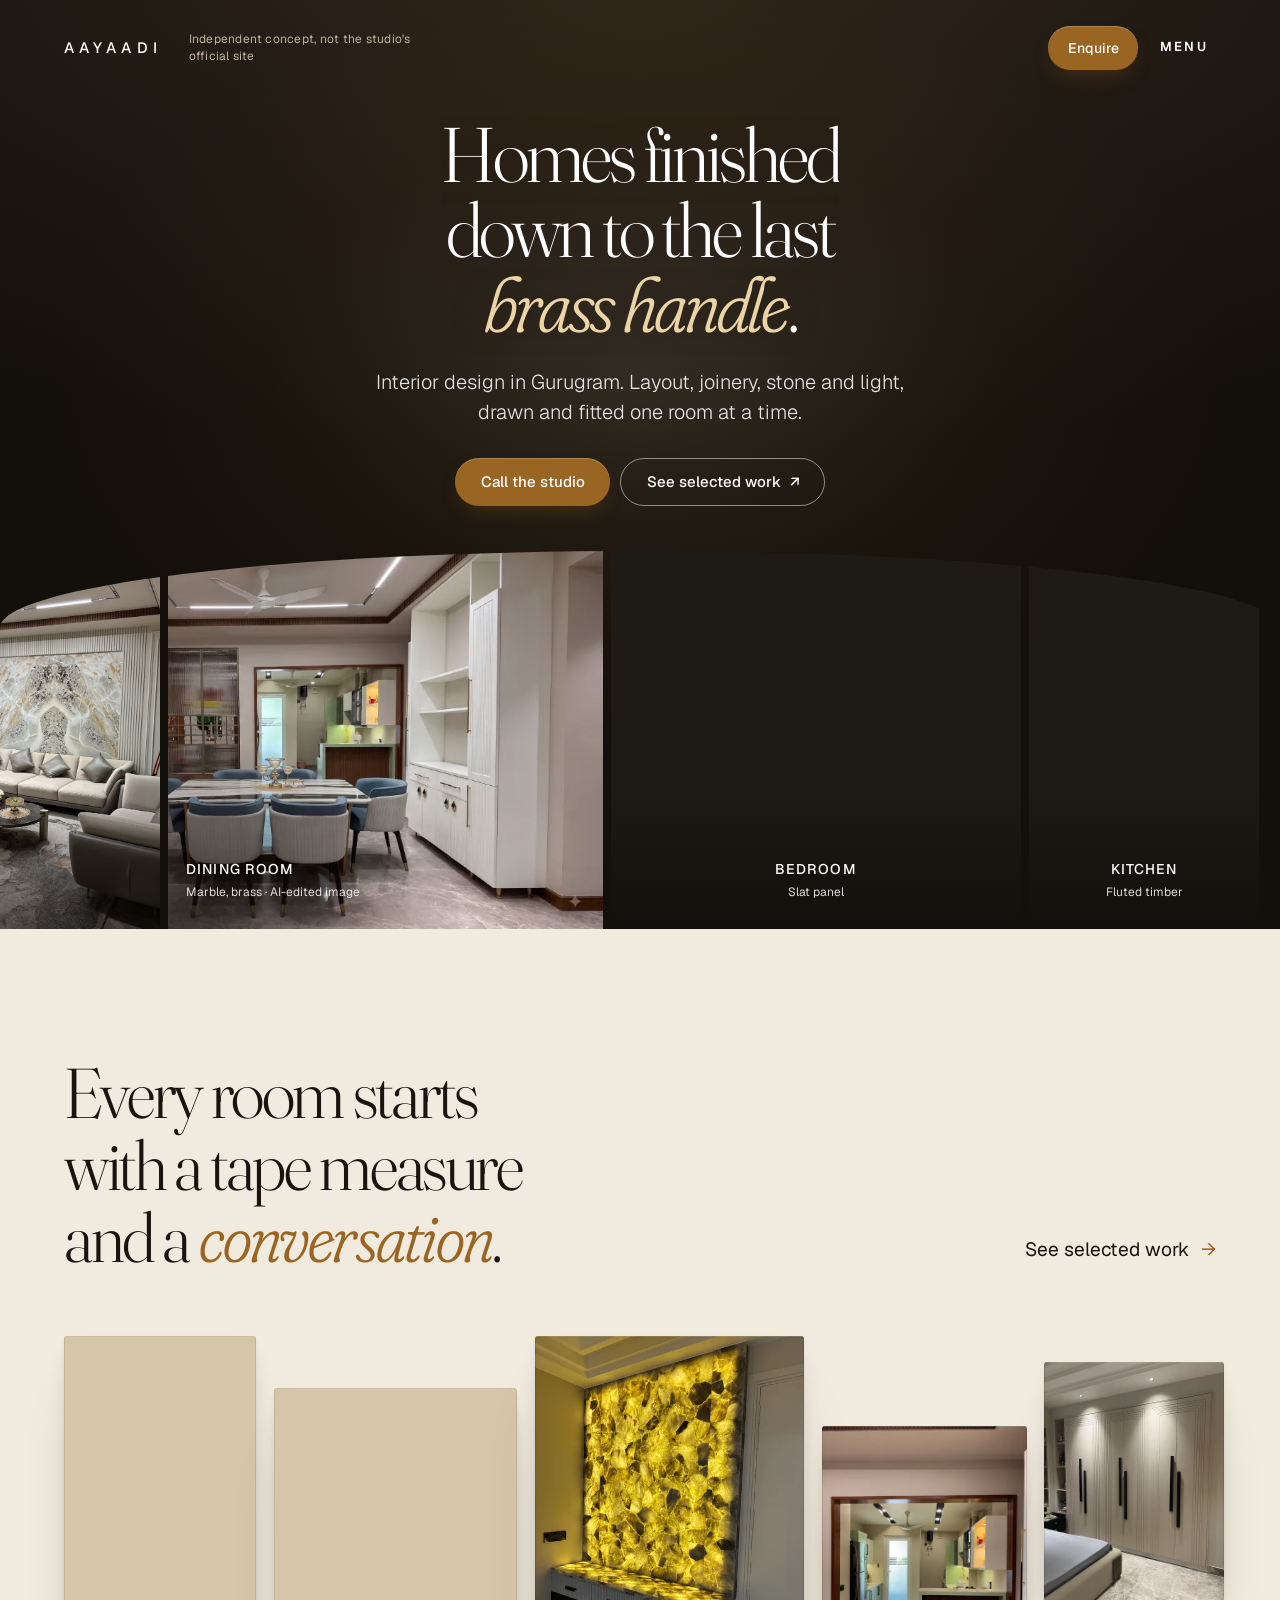
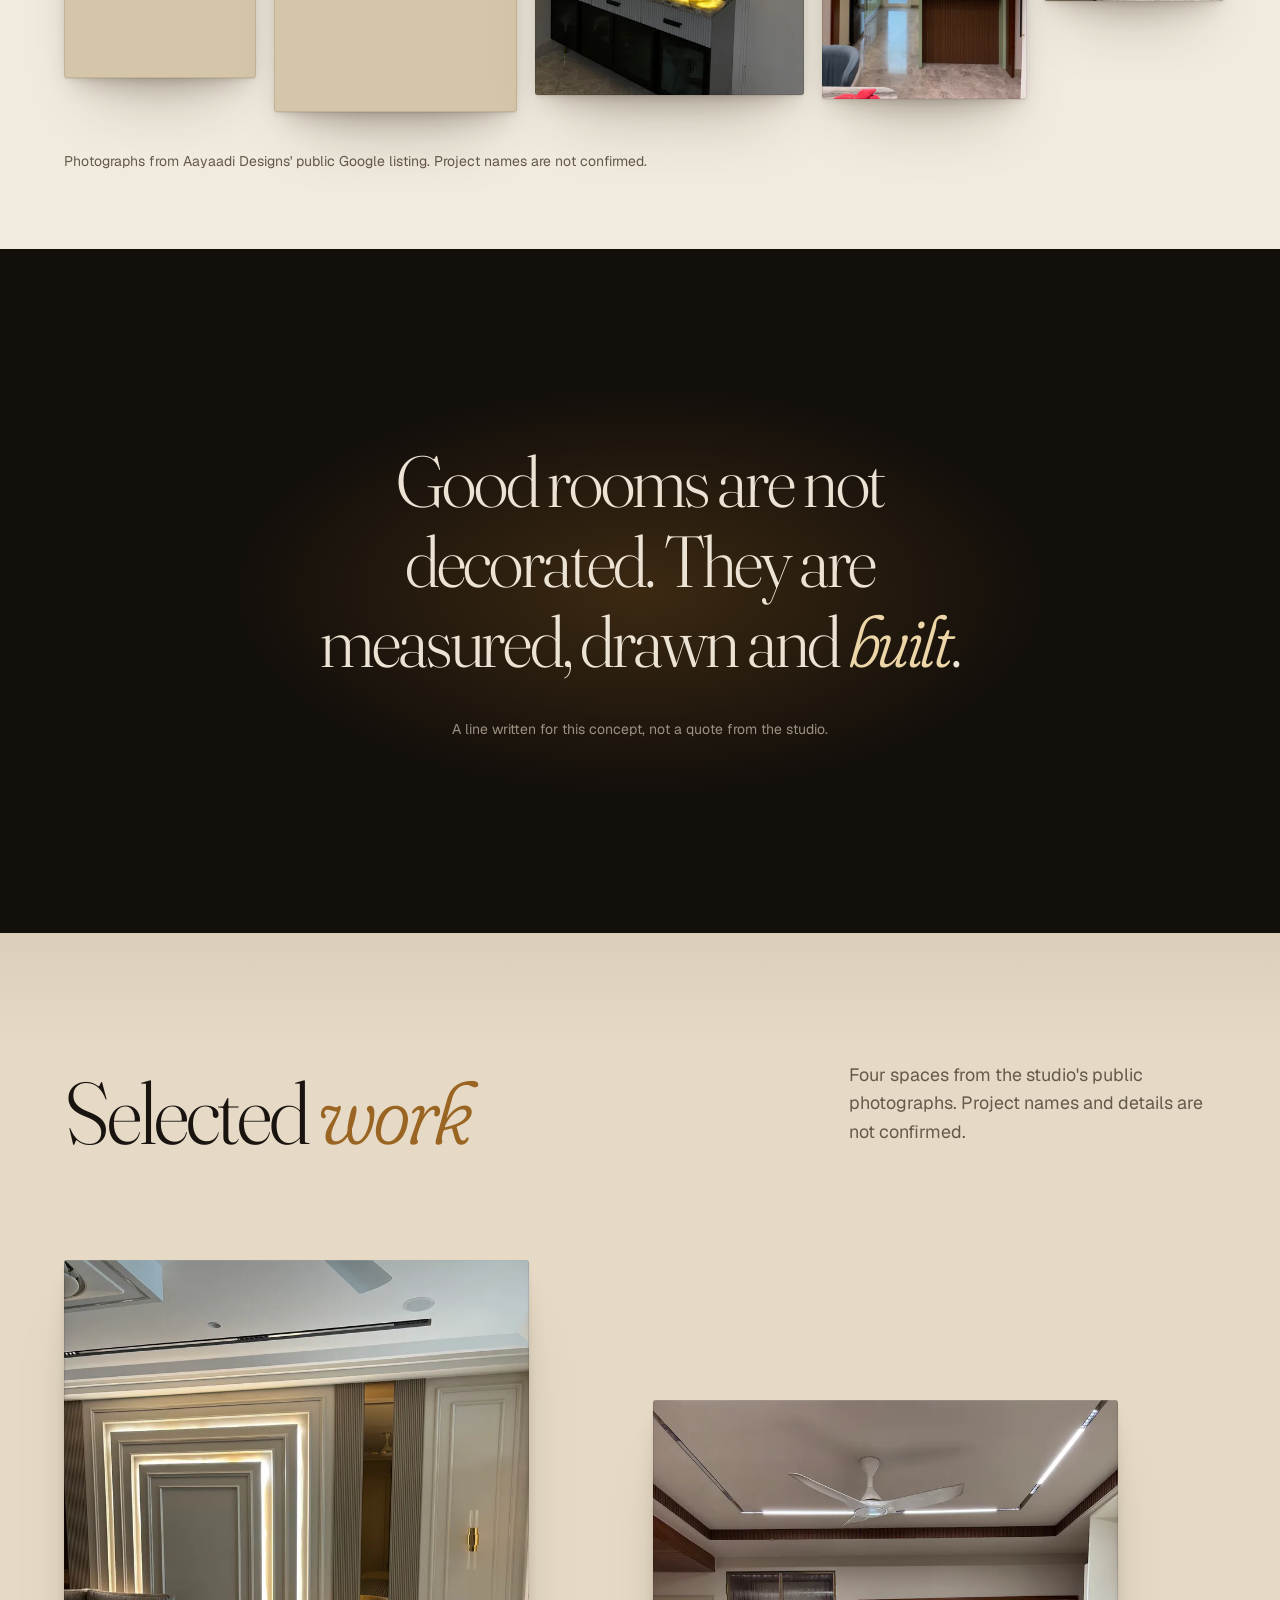
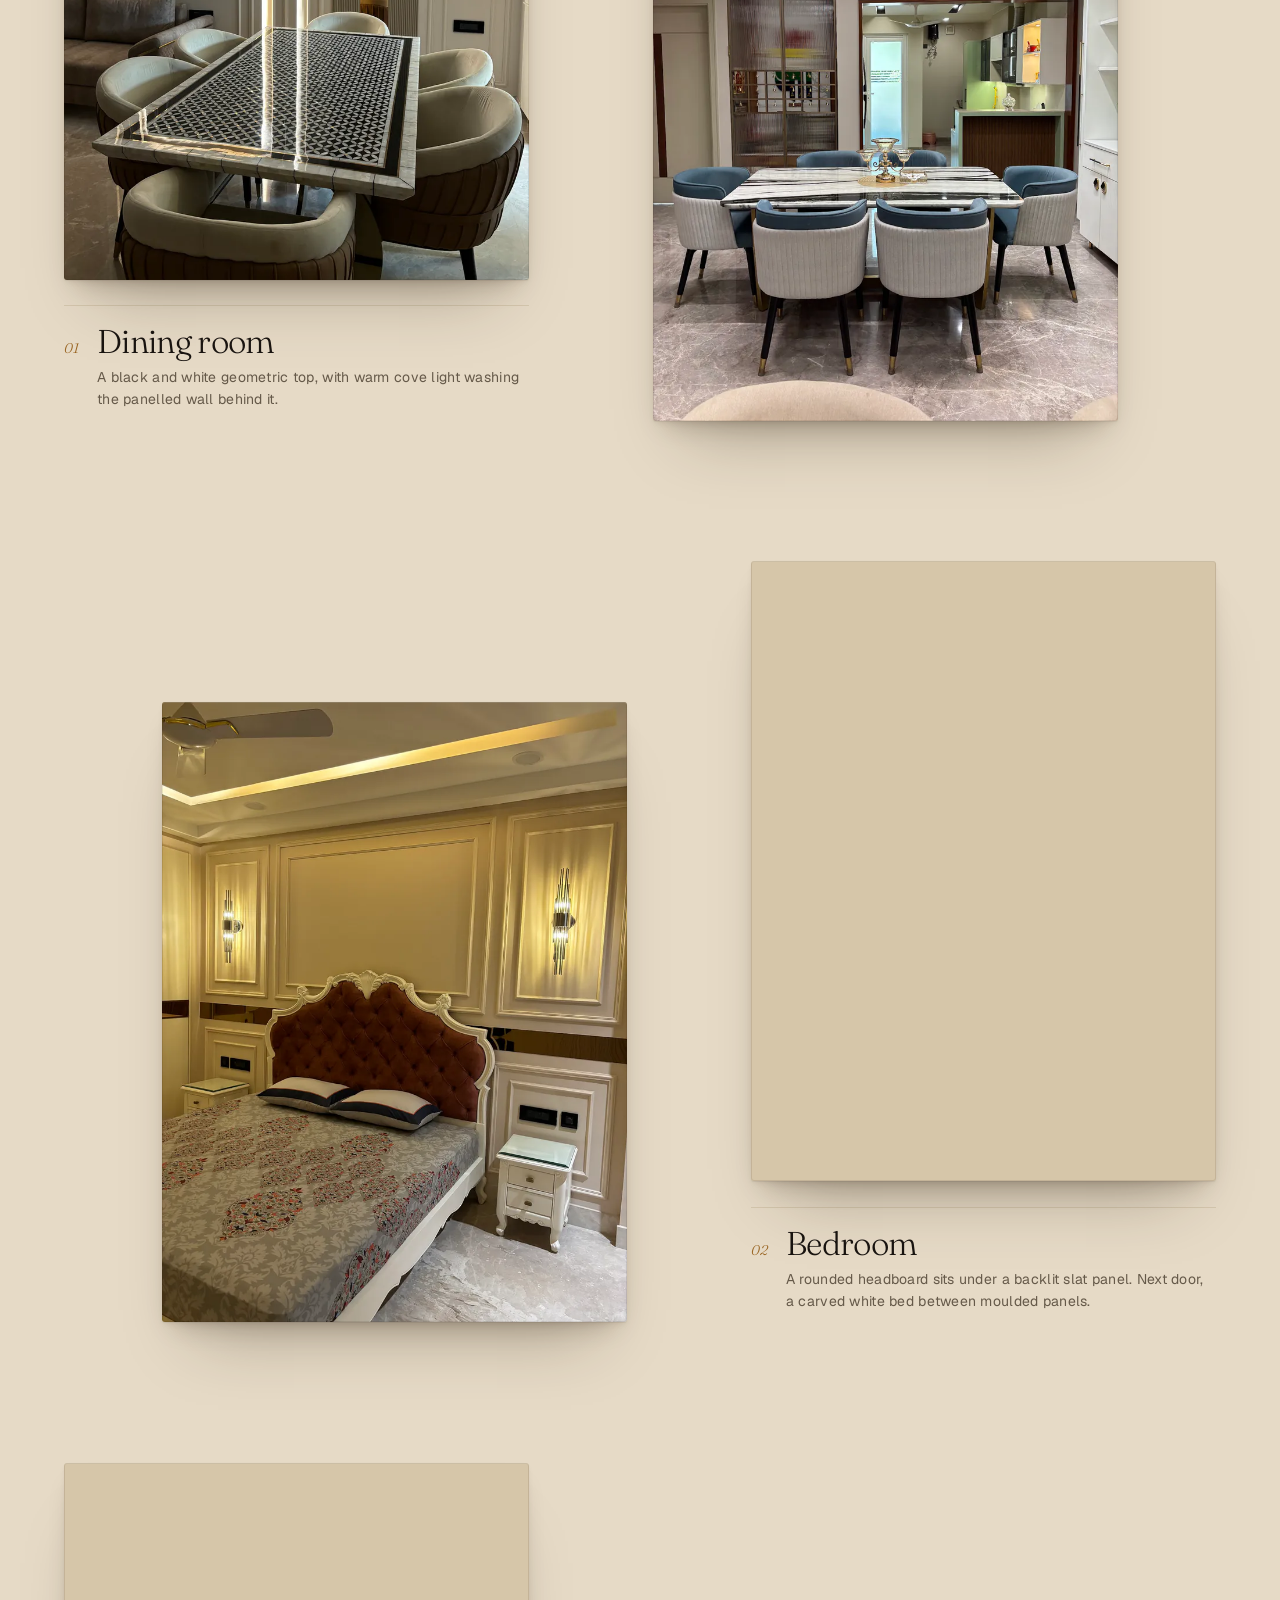
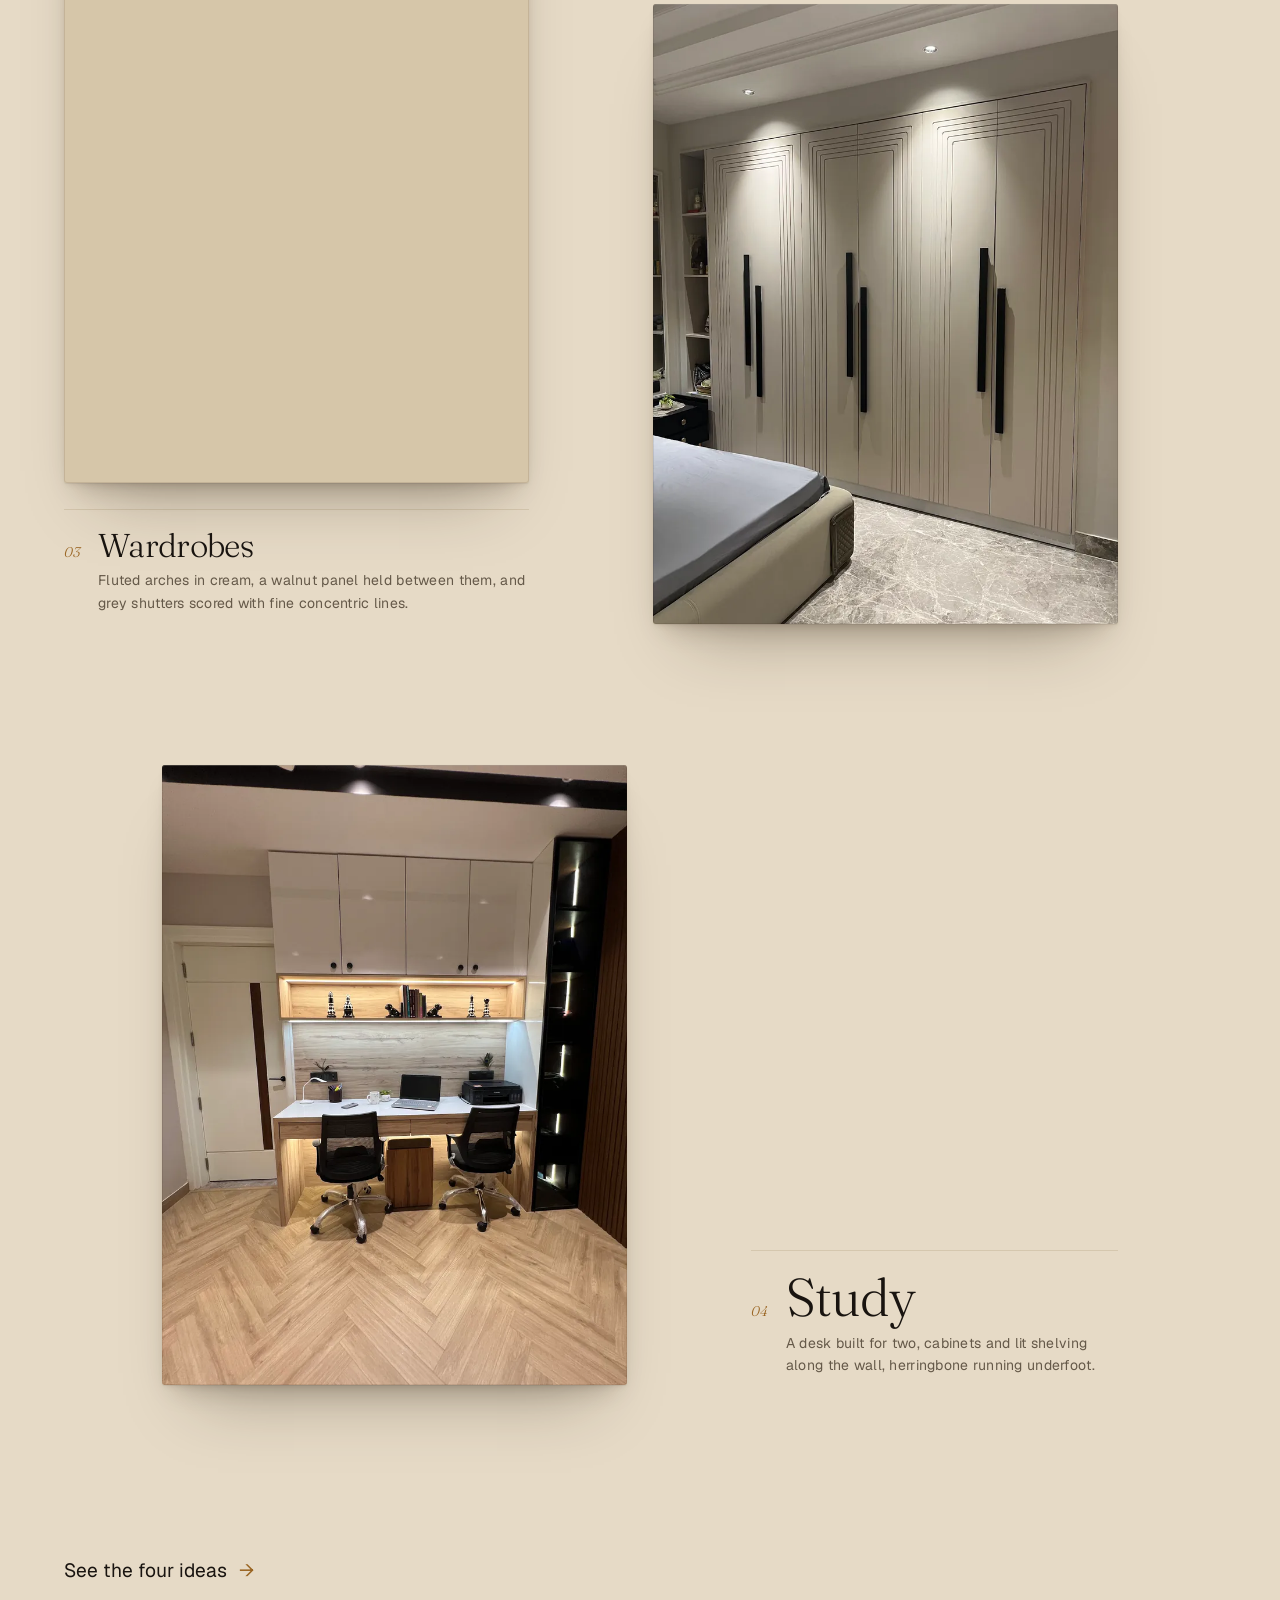
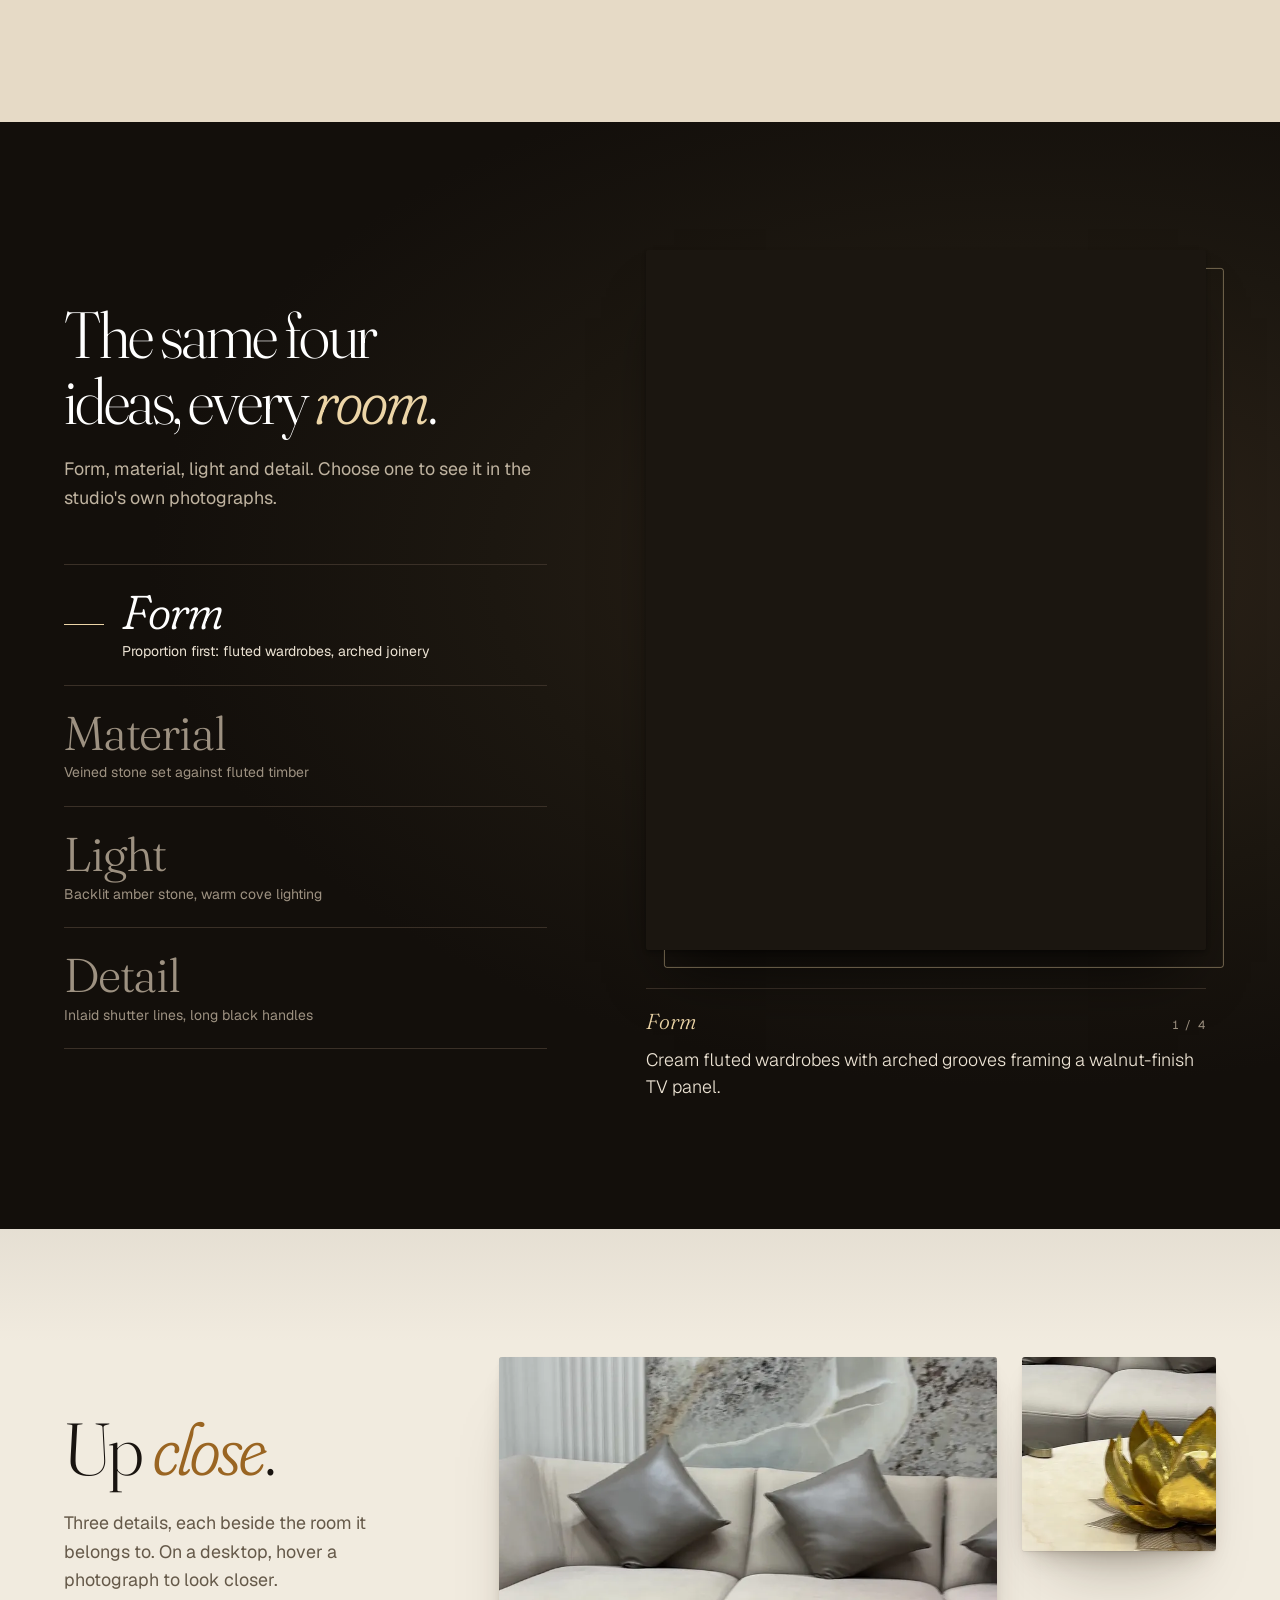
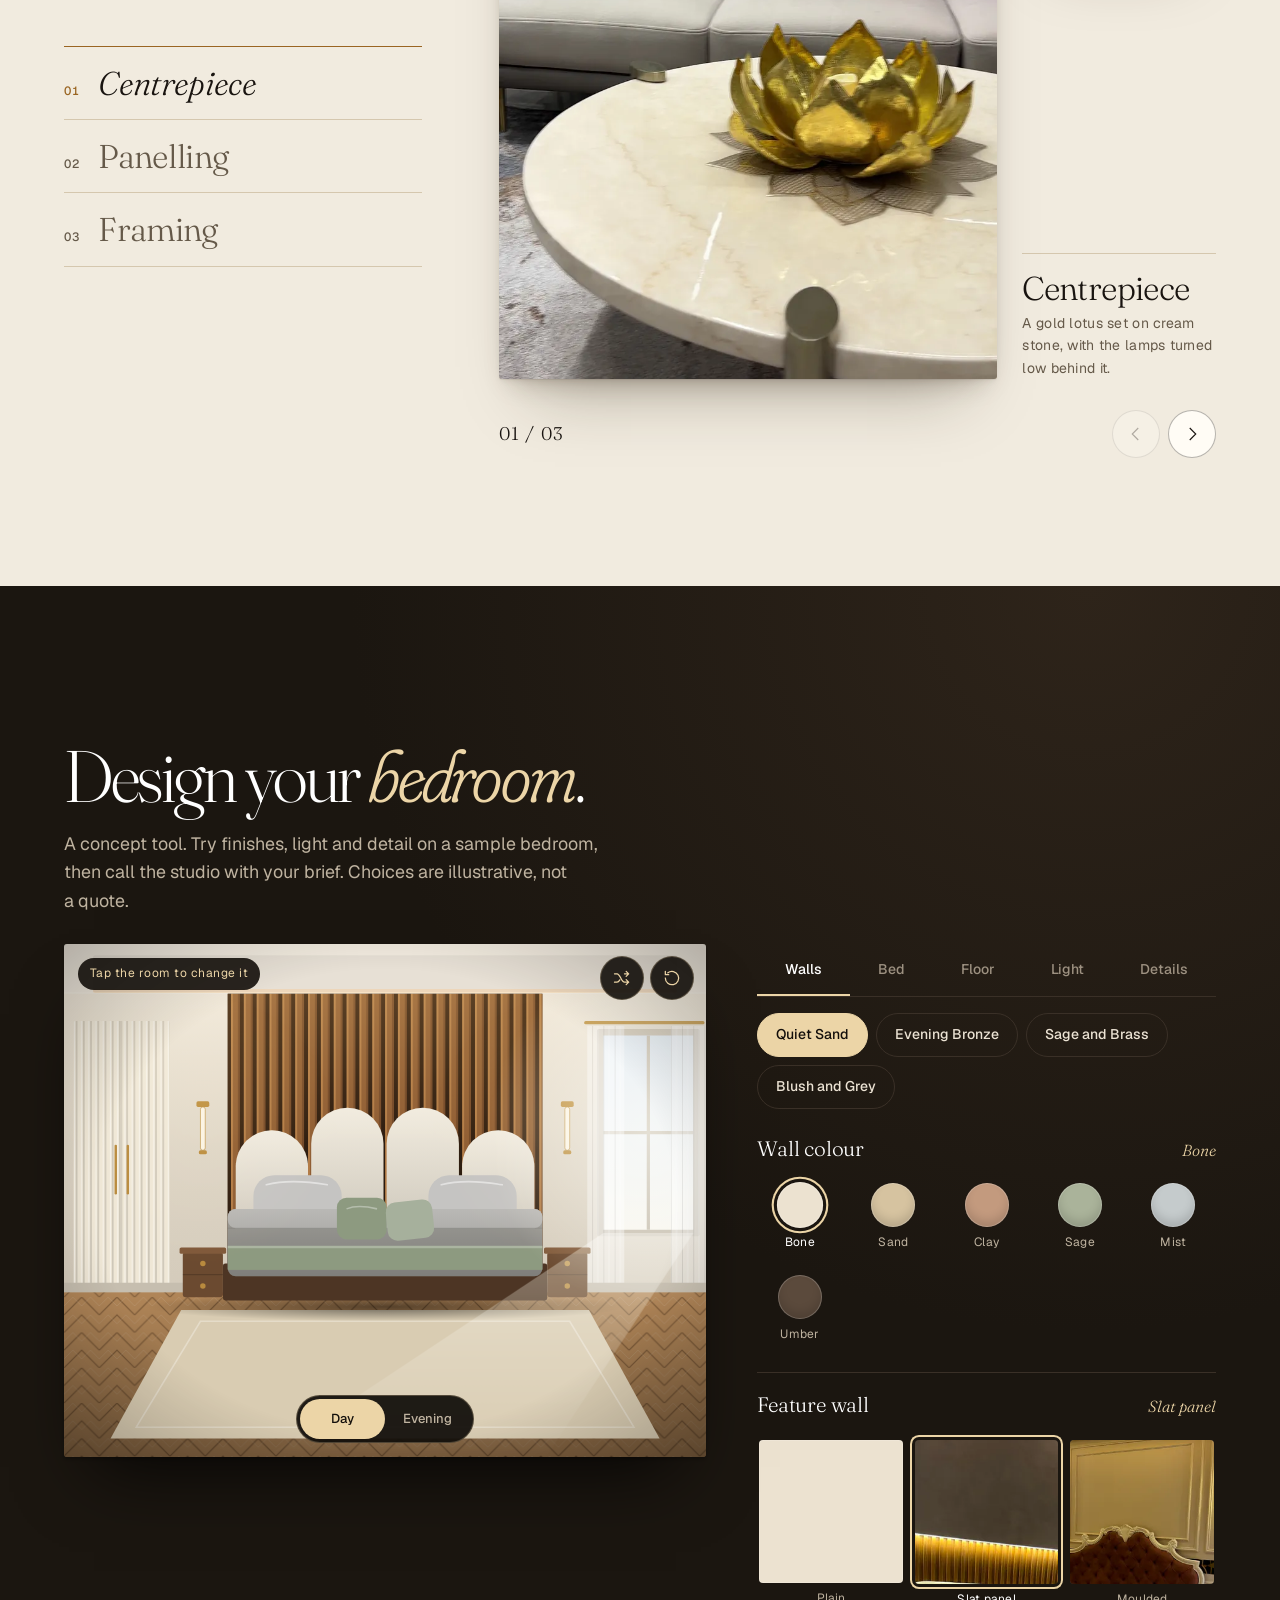
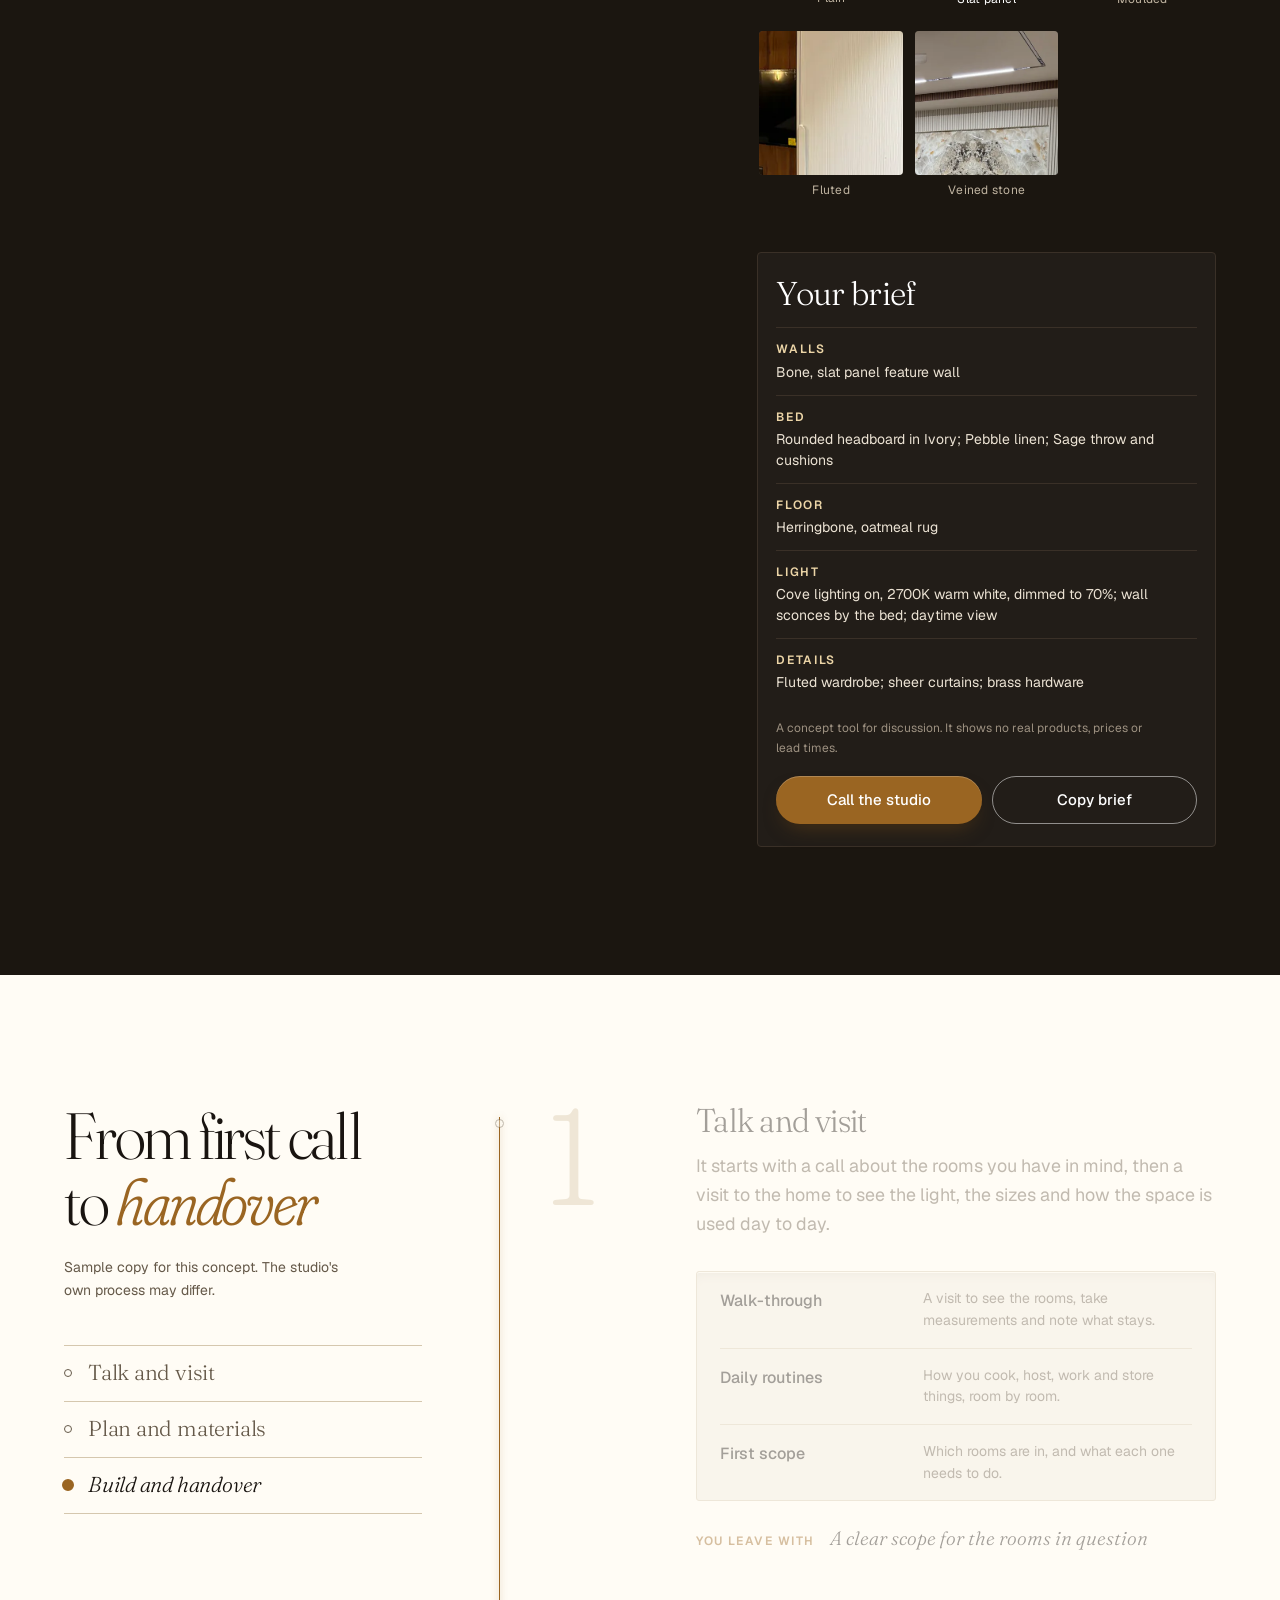
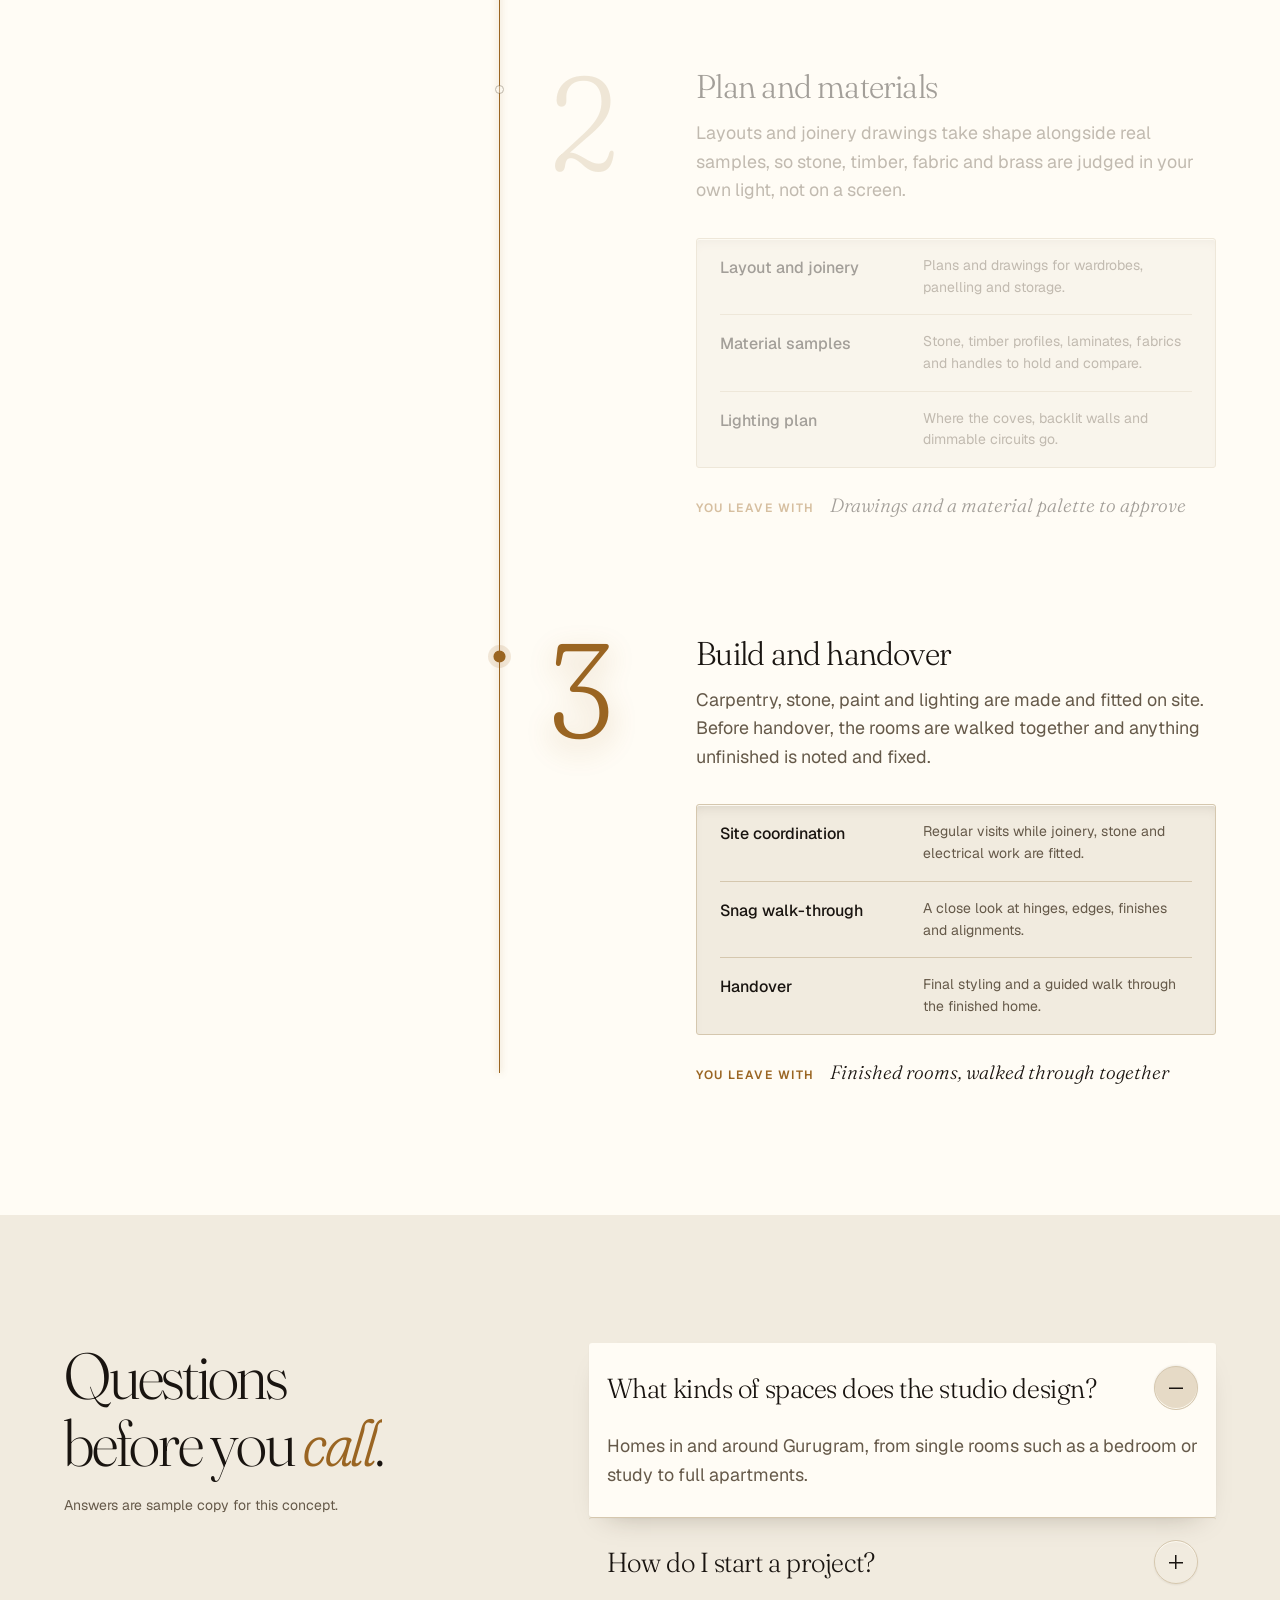
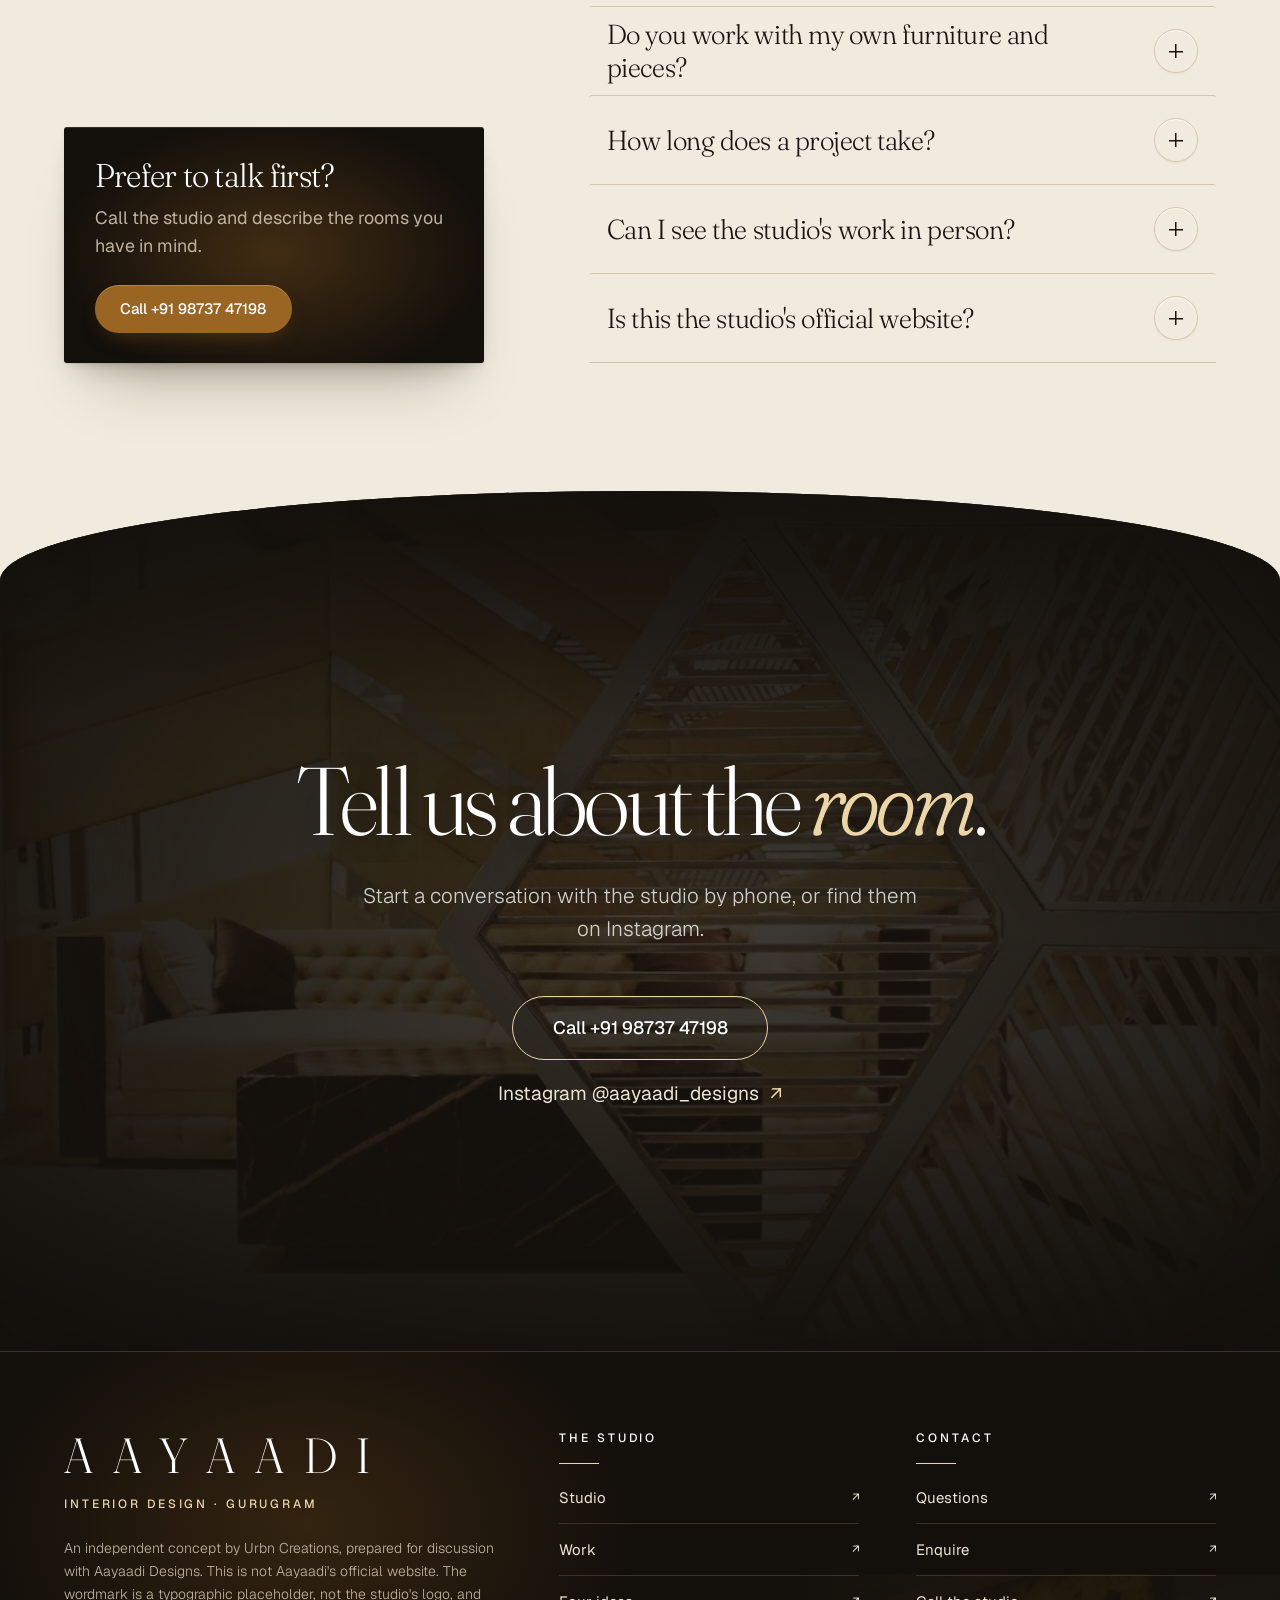
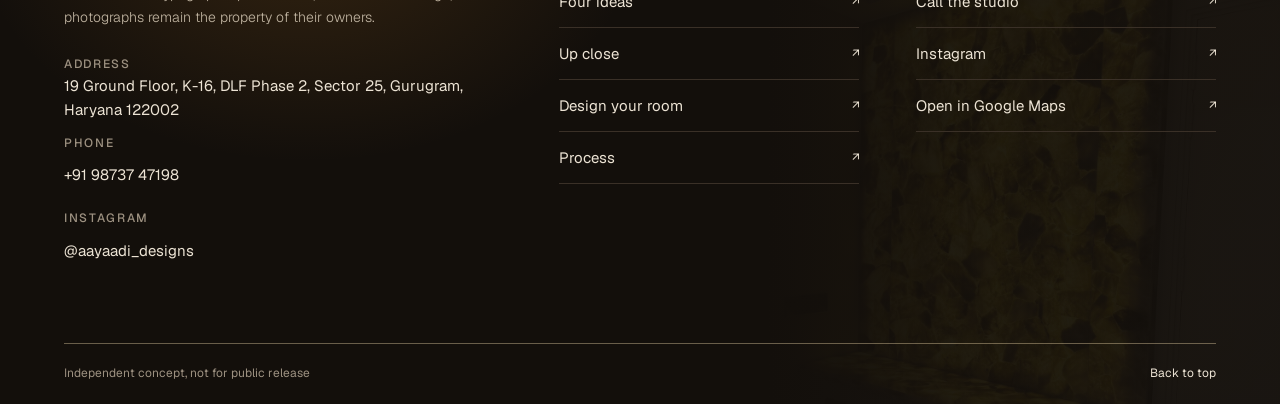
<file: index.html>
﻿<!doctype html>
<html lang="en-IN">
<head>
<meta charset="utf-8">
<meta name="viewport" content="width=device-width, initial-scale=1, viewport-fit=cover">
<title>Aayaadi Designs | Interior design studio, Gurugram (independent concept)</title>
<meta name="description" content="An independent one-page website concept for Aayaadi Designs, a Gurugram interior design studio. It shows the studio's public photographs of real rooms and makes it easy to call or message the studio. Not the studio's official website.">
<!-- Private concept preview: keep it out of search results -->
<meta name="robots" content="noindex, nofollow, noarchive">
<meta name="theme-color" content="#130f0b">
<meta property="og:type" content="website">
<meta property="og:image" content="img/aayaadi/web/aayaadi-kf04-dining-wide-ai-edit-1440.webp">
<meta name="twitter:card" content="summary_large_image">
<meta property="og:title" content="Aayaadi Designs | Website concept (unofficial)">
<meta property="og:description" content="An independent website concept prepared for discussion with Aayaadi Designs. Not the studio's official website.">
<link rel="icon" href="data:image/svg+xml,%3Csvg xmlns='http://www.w3.org/2000/svg' viewBox='0 0 32 32'%3E%3Crect width='32' height='32' fill='%2317130f'/%3E%3Ctext x='16' y='22.5' font-family='Georgia,serif' font-size='19' fill='%23e8cf9f' text-anchor='middle'%3EA%3C/text%3E%3C/svg%3E">
<link rel="preload" href="fonts/fraunces/Fraunces-VF.ttf" as="font" type="font/ttf" crossorigin>
<link rel="preload" href="fonts/geist/Geist-VF.ttf" as="font" type="font/ttf" crossorigin>
<link rel="stylesheet" href="css/style.css">
</head>
<body>
<div class="scroll-progress" id="scroll-progress" aria-hidden="true"></div>
<div class="page-grain" aria-hidden="true"></div>
<!-- hero-intro: the hero starts in its pre-entrance state only when JS runs and motion is allowed;
     main.js plays the entrance and removes the class, or the failsafe removes it after 4 s -->
<script>(function(d){d.classList.add('js');if(!matchMedia('(prefers-reduced-motion: reduce)').matches){d.classList.add('hero-intro');setTimeout(function(){if(!window.__siteBooted)d.classList.remove('hero-intro');},4000);}})(document.documentElement);</script>

<a class="skip" href="#studio">Skip to content</a>

<!-- Compact bar: slides in on scroll-up once past the hero. visibility:hidden until shown, so it is never focusable while out of view. -->
<nav class="minibar" aria-label="Quick">
  <a class="minibar__logo" href="#top" aria-label="Aayaadi Designs, back to top"><span class="wm">Aayaadi</span></a>
  <div class="minibar__links">
    <a href="#studio">Studio</a>
    <a href="#work">Work</a>
    <a href="#themes">Four ideas</a>
    <a href="#details">Up close</a>
    <a href="#design">Design</a>
    <a href="#process">Process</a>
    <a href="#faq">Questions</a>
  </div>
  <button class="menubtn" type="button" data-menu-open aria-expanded="false" aria-controls="menu">Menu</button>
  <a class="btn btn--gold btn--sm minibar__cta" href="#enquire">Enquire</a>
</nav>

<!-- Phone call bar: thumb-reach primary action, phones only. Shown after the hero, hidden once the enquiry section is in view (main.js). -->
<a class="callbar" href="tel:+919873747198" aria-label="Call the studio on +91 98737 47198" tabindex="-1">
  <span class="callbar__ico" aria-hidden="true"><svg viewBox="0 0 24 24"><path d="M5 4h4l2 5-2.5 1.5a11 11 0 0 0 5 5L15 13l5 2v4a2 2 0 0 1-2 2A16 16 0 0 1 3 6a2 2 0 0 1 2-2Z" fill="none" stroke="currentColor" stroke-width="1.5" stroke-linejoin="round"/></svg></span>
  Call the studio
</a>

<!-- Menu panel -->
<div class="menu" id="menu" role="dialog" aria-modal="true" aria-label="Site menu" hidden>
  <div class="menu__scrim" data-menu-close></div>
  <div class="menu__sheet">
    <button class="menu__close" type="button" data-menu-close aria-label="Close menu"><span aria-hidden="true"></span></button>
    <a class="btn btn--gold menu__enquire" href="#enquire" data-menu-link>Enquire</a>
    <ul class="menu__list">
      <li><a href="#studio" data-menu-link>Studio</a></li>
      <li><a href="#work" data-menu-link>Work</a></li>
      <li><a href="#themes" data-menu-link>Four ideas</a></li>
      <li><a href="#details" data-menu-link>Up close</a></li>
      <li><a href="#design" data-menu-link>Design your room</a></li>
      <li><a href="#process" data-menu-link>Process</a></li>
      <li><a href="#faq" data-menu-link>Questions</a></li>
      <li><a href="#enquire" data-menu-link>Enquire</a></li>
    </ul>
    <div class="menu__foot">
      <a href="tel:+919873747198">Call +91&nbsp;98737&nbsp;47198</a>
      <a href="https://www.instagram.com/aayaadi_designs/" target="_blank" rel="noopener">Instagram @aayaadi_designs</a>
    </div>
  </div>
</div>

<main>
  <!-- ============ HERO ============ -->
  <header class="hero" id="top">
    <div class="hero__ambient" aria-hidden="true"></div>
    <nav class="nav" aria-label="Primary">
      <a class="nav__logo" href="#top" aria-label="Aayaadi Designs, back to top"><span class="wm">Aayaadi</span></a>
      <p class="nav__note">Independent concept, not the studio's official site</p>
      <div class="nav__right">
        <a class="btn btn--gold btn--sm nav__cta" href="#enquire" data-magnetic>Enquire</a>
        <button class="menubtn" type="button" data-menu-open aria-expanded="false" aria-controls="menu">Menu</button>
      </div>
    </nav>

    <div class="hero__copy">
      <h1 class="hero__title">
        <span class="sr-only">Aayaadi Designs: </span>
        <span class="hero__line"><span class="hero__in" data-hero="line">Homes finished</span></span>
        <span class="hero__line"><span class="hero__in" data-hero="line">down to the last</span></span>
        <span class="hero__line"><span class="hero__in" data-hero="line"><em>brass handle</em>.</span></span>
      </h1>
      <p class="hero__blurb" data-hero="fade">Interior design in Gurugram. Layout, joinery, stone and light, drawn and fitted one room at a time.</p>
      <div class="hero__actions" data-hero="fade">
        <a class="btn btn--gold" href="tel:+919873747198" data-magnetic>Call the studio</a>
        <a class="btn btn--ghost" href="#work" data-magnetic>See selected work <span aria-hidden="true">↗</span></a>
      </div>
    </div>

    <div class="hero__strip" aria-label="Rooms from the studio's public photographs">
      <figure class="sp sp--living" data-hero="panel">
        <img src="img/aayaadi/web/aayaadi-google-01-photo-800.webp" width="800" height="1067" alt="Living room with a large veined stone-look panel framed by fluted panels and a pale sectional sofa" fetchpriority="high" decoding="async">
      </figure>
      <figure class="sp sp--dining" data-hero="panel">
        <!-- AI-edited image supplied by the owner (Gemini mark, bottom right, kept visible): see AI-INVENTED.md -->
        <img src="img/aayaadi/web/aayaadi-kf04-dining-wide-ai-edit-1440.webp" srcset="img/aayaadi/web/aayaadi-kf04-dining-wide-ai-edit-960.webp 960w, img/aayaadi/web/aayaadi-kf04-dining-wide-ai-edit-1440.webp 1440w, img/aayaadi/web/aayaadi-kf04-dining-wide-ai-edit-1920.webp 1920w, img/aayaadi/web/aayaadi-kf04-dining-wide-ai-edit-2752.webp 2752w" sizes="(max-width: 760px) 90vw, 60vw" width="2752" height="1536" fetchpriority="high" decoding="async" alt="Dining room with a veined marble table, six blue and grey tub chairs, white fluted cabinetry with brass handles and a lit tray ceiling, with the kitchen seen through a wide opening">
        <figcaption class="sp__cap sp__cap--left"><span>Dining room</span><small>Marble, brass · AI-edited image</small></figcaption>
      </figure>
      <figure class="sp sp--bed" data-hero="panel">
        <img src="img/aayaadi/web/aayaadi-google-19-photo-800.webp" srcset="img/aayaadi/web/aayaadi-google-19-photo-480.webp 480w, img/aayaadi/web/aayaadi-google-19-photo-800.webp 800w, img/aayaadi/web/aayaadi-google-19-photo-1200.webp 1200w" sizes="(max-width: 760px) 30vw, 34vw" width="1200" height="1600" alt="Bedroom with a rounded upholstered headboard, pink and grey bedding and a backlit wooden slat panel above the bed" fetchpriority="high" decoding="async">
        <figcaption class="sp__cap"><span>Bedroom</span><small>Slat panel</small></figcaption>
      </figure>
      <figure class="sp sp--kitchen" data-hero="panel">
        <img src="img/aayaadi/web/aayaadi-google-13-photo-800.webp" srcset="img/aayaadi/web/aayaadi-google-13-photo-480.webp 480w, img/aayaadi/web/aayaadi-google-13-photo-800.webp 800w" sizes="(max-width: 760px) 32vw, 20vw" width="1200" height="1600" alt="Kitchen with sage-green cabinets and a fluted wooden counter, seen through a dark timber door frame" fetchpriority="high" decoding="async">
        <figcaption class="sp__cap"><span>Kitchen</span><small>Fluted timber</small></figcaption>
      </figure>
    </div>
  </header>

  <!-- ============ STUDIO STATEMENT ============ -->
  <section class="studio" id="studio" aria-labelledby="studio-title">
    <div class="studio__head">
      <h2 class="h-sec studio__title" id="studio-title" data-split>Every room starts with a tape measure and a <em>conversation</em>.</h2>
      <a class="tlink" href="#work" data-rv="rise">See selected work <span aria-hidden="true">→</span></a>
    </div>
    <ul class="rail" aria-label="Finishes from the studio's public photographs">
      <li class="rail__p rail__p--lotus" data-rv="wipe" data-parallax="0.04"><img src="img/aayaadi/web/aayaadi-google-02-video-poster-480.webp" srcset="img/aayaadi/web/aayaadi-google-02-video-poster-240.webp 240w, img/aayaadi/web/aayaadi-google-02-video-poster-480.webp 480w, img/aayaadi/web/aayaadi-google-02-video-poster-800.webp 800w" sizes="(max-width: 760px) 40vw, 21vw" width="800" height="1422" loading="lazy" decoding="async" alt="Gold lotus-shaped centrepiece on a round cream stone-look table, with a sofa and grey cushions behind"></li>
      <li class="rail__p" data-rv="wipe" data-delay="80" data-parallax="-0.05"><img src="img/aayaadi/web/aayaadi-google-07-photo-480.webp" srcset="img/aayaadi/web/aayaadi-google-07-photo-240.webp 240w, img/aayaadi/web/aayaadi-google-07-photo-480.webp 480w, img/aayaadi/web/aayaadi-google-07-photo-800.webp 800w" sizes="(max-width: 760px) 62vw, 28vw" width="800" height="1067" loading="lazy" decoding="async" alt="Cream fluted wardrobes with arched grooves framing a walnut-finish TV panel"></li>
      <li class="rail__p" data-rv="wipe" data-delay="160" data-parallax="0.03"><img src="img/aayaadi/web/aayaadi-google-17-photo-480.webp" srcset="img/aayaadi/web/aayaadi-google-17-photo-240.webp 240w, img/aayaadi/web/aayaadi-google-17-photo-480.webp 480w, img/aayaadi/web/aayaadi-google-17-photo-800.webp 800w" sizes="(max-width: 760px) 62vw, 28vw" width="800" height="1067" loading="lazy" decoding="async" alt="Backlit amber stone-look wall and counter over a white fluted cabinet"></li>
      <li class="rail__p" data-rv="wipe" data-delay="240" data-parallax="-0.07"><img src="img/aayaadi/web/aayaadi-google-13-photo-480.webp" srcset="img/aayaadi/web/aayaadi-google-13-photo-480.webp 480w, img/aayaadi/web/aayaadi-google-13-photo-800.webp 800w" sizes="(max-width: 760px) 62vw, 26vw" width="800" height="1067" loading="lazy" decoding="async" alt="Kitchen with sage-green cabinets and a fluted wooden counter, seen through a dark timber door frame"></li>
      <li class="rail__p" data-rv="wipe" data-delay="320" data-parallax="0.05"><img src="img/aayaadi/web/aayaadi-google-10-photo-800.webp" width="800" height="1067" loading="lazy" decoding="async" sizes="(max-width: 760px) 62vw, 21vw" alt="Grey wardrobe shutters with inlaid concentric lines and long black handles"></li>
    </ul>
    <p class="studio__note">Photographs from Aayaadi Designs' public Google listing. Project names are not confirmed.</p>
  </section>

  <!-- ============ STATEMENT: words warm from dim to lit as the line is read (main.js) ============ -->
  <section class="credo" aria-labelledby="credo-title">
    <div class="credo__glow" aria-hidden="true"></div>
    <h2 class="credo__text" id="credo-title" data-scrub>Good rooms are not decorated. They are measured, drawn and <em>built</em>.</h2>
    <p class="credo__note">A line written for this concept, not a quote from the studio.</p>
  </section>

  <!-- ============ SELECTED WORK ============ -->
  <section class="work" id="work" aria-labelledby="work-title">
    <div class="work__head">
      <h2 class="h-sec work__title" id="work-title" data-split>Selected <em>work</em></h2>
      <p class="work__lede" data-rv="rise">Four spaces from the studio's public photographs. Project names and details are not confirmed.</p>
    </div>

    <article class="wk" data-room="Dining room" data-num="(01)" data-tags="A geometric top, with cove light washing the wall behind">
      <div class="wk__col wk__col--a">
        <button class="plate" type="button" data-rv="wipe" aria-label="Open photograph 1 of Dining room"><img src="img/aayaadi/web/aayaadi-google-31-photo-800.webp" srcset="img/aayaadi/web/aayaadi-google-31-photo-480.webp 480w, img/aayaadi/web/aayaadi-google-31-photo-800.webp 800w, img/aayaadi/web/aayaadi-google-31-photo-1200.webp 1200w" sizes="(max-width: 760px) 100vw, 40vw" data-full="img/aayaadi/web/aayaadi-google-31-photo-1200.webp" width="1200" height="1600" loading="lazy" decoding="async" alt="Dining table with a black-and-white geometric top and curved tub chairs, in front of a panelled wall edged with warm cove lighting"><span class="plate__view" aria-hidden="true">View</span></button>
        <div class="wk__meta" data-rv="rise"><span class="wk__num">01</span><h3>Dining room</h3><p>A black and white geometric top, with warm cove light washing the panelled wall behind it.</p></div>
      </div>
      <div class="wk__col wk__col--b" data-parallax="-0.06">
        <button class="plate" type="button" data-rv="wipe" data-delay="120" aria-label="Open photograph 2 of Dining room"><img src="img/aayaadi/web/aayaadi-google-05-photo-800.webp" srcset="img/aayaadi/web/aayaadi-google-05-photo-480.webp 480w, img/aayaadi/web/aayaadi-google-05-photo-800.webp 800w, img/aayaadi/web/aayaadi-google-05-photo-1200.webp 1200w" sizes="(max-width: 760px) 100vw, 40vw" data-full="img/aayaadi/web/aayaadi-google-05-photo-1200.webp" width="1200" height="1600" loading="lazy" decoding="async" alt="Dining area with a white-and-black veined table and blue-and-grey upholstered chairs, with the kitchen visible through a wide opening"><span class="plate__view" aria-hidden="true">View</span></button>
      </div>
    </article>

    <article class="wk wk--flip" data-room="Bedroom" data-num="(02)" data-tags="A rounded headboard under a backlit slat panel">
      <div class="wk__col wk__col--a">
        <button class="plate" type="button" data-rv="wipe" aria-label="Open photograph 1 of Bedroom"><img src="img/aayaadi/web/aayaadi-google-19-photo-800.webp" srcset="img/aayaadi/web/aayaadi-google-19-photo-480.webp 480w, img/aayaadi/web/aayaadi-google-19-photo-800.webp 800w, img/aayaadi/web/aayaadi-google-19-photo-1200.webp 1200w" sizes="(max-width: 760px) 100vw, 40vw" data-full="img/aayaadi/web/aayaadi-google-19-photo-1200.webp" width="1200" height="1600" loading="lazy" decoding="async" alt="Bedroom with a rounded upholstered headboard, pink and grey bedding and a backlit wooden slat panel above the bed"><span class="plate__view" aria-hidden="true">View</span></button>
        <div class="wk__meta" data-rv="rise"><span class="wk__num">02</span><h3>Bedroom</h3><p>A rounded headboard sits under a backlit slat panel. Next door, a carved white bed between moulded panels.</p></div>
      </div>
      <div class="wk__col wk__col--b" data-parallax="-0.06">
        <button class="plate" type="button" data-rv="wipe" data-delay="120" aria-label="Open photograph 2 of Bedroom"><img src="img/aayaadi/web/aayaadi-google-06-photo-800.webp" srcset="img/aayaadi/web/aayaadi-google-06-photo-480.webp 480w, img/aayaadi/web/aayaadi-google-06-photo-800.webp 800w, img/aayaadi/web/aayaadi-google-06-photo-1200.webp 1200w" sizes="(max-width: 760px) 100vw, 40vw" data-full="img/aayaadi/web/aayaadi-google-06-photo-1200.webp" width="1200" height="1600" loading="lazy" decoding="async" alt="Bedroom with a carved white bed and a tufted brown headboard, framed by moulded wall panels and crystal wall lights"><span class="plate__view" aria-hidden="true">View</span></button>
      </div>
    </article>

    <article class="wk" data-room="Wardrobes" data-num="(03)" data-tags="Fluted arches in cream, with a walnut panel between them">
      <div class="wk__col wk__col--a">
        <button class="plate" type="button" data-rv="wipe" aria-label="Open photograph 1 of Wardrobes"><img src="img/aayaadi/web/aayaadi-google-07-photo-800.webp" srcset="img/aayaadi/web/aayaadi-google-07-photo-480.webp 480w, img/aayaadi/web/aayaadi-google-07-photo-800.webp 800w, img/aayaadi/web/aayaadi-google-07-photo-1200.webp 1200w" sizes="(max-width: 760px) 100vw, 40vw" data-full="img/aayaadi/web/aayaadi-google-07-photo-1200.webp" width="1200" height="1600" loading="lazy" decoding="async" alt="Cream fluted wardrobes with arched grooves framing a walnut-finish TV panel"><span class="plate__view" aria-hidden="true">View</span></button>
        <div class="wk__meta" data-rv="rise"><span class="wk__num">03</span><h3>Wardrobes</h3><p>Fluted arches in cream, a walnut panel held between them, and grey shutters scored with fine concentric lines.</p></div>
      </div>
      <div class="wk__col wk__col--b" data-parallax="-0.06">
        <button class="plate" type="button" data-rv="wipe" data-delay="120" aria-label="Open photograph 2 of Wardrobes"><img src="img/aayaadi/web/aayaadi-google-10-photo-800.webp" width="800" height="1067" sizes="(max-width: 760px) 100vw, 40vw" data-full="img/aayaadi/web/aayaadi-google-10-photo-800.webp" loading="lazy" decoding="async" alt="Grey wardrobe shutters with inlaid concentric lines and long black handles"><span class="plate__view" aria-hidden="true">View</span></button>
      </div>
    </article>

    <article class="wk wk--solo wk--flip" data-room="Study" data-num="(04)" data-tags="A desk built for two, with herringbone running underfoot">
      <div class="wk__col wk__col--a">
        <button class="plate" type="button" data-rv="wipe" aria-label="Open photograph of Study"><img src="img/aayaadi/web/aayaadi-google-16-photo-800.webp" srcset="img/aayaadi/web/aayaadi-google-16-photo-480.webp 480w, img/aayaadi/web/aayaadi-google-16-photo-800.webp 800w, img/aayaadi/web/aayaadi-google-16-photo-1200.webp 1200w" sizes="(max-width: 760px) 100vw, 40vw" data-full="img/aayaadi/web/aayaadi-google-16-photo-1200.webp" width="1200" height="1600" loading="lazy" decoding="async" alt="Study with a shared desk for two, office chairs, white cabinets and a herringbone-pattern floor"><span class="plate__view" aria-hidden="true">View</span></button>
      </div>
      <div class="wk__meta wk__meta--solo" data-rv="rise"><span class="wk__num">04</span><h3>Study</h3><p>A desk built for two, cabinets and lit shelving along the wall, herringbone running underfoot.</p></div>
    </article>

    <a class="tlink work__next" href="#themes">See the four ideas <span aria-hidden="true">→</span></a>
  </section>

  <!-- ============ THEMES: FOUR PILLARS ============ -->
  <section class="themes" id="themes" aria-labelledby="themes-title">
    <div class="themes__stage">
      <div class="themes__content">
        <h2 class="h-sec themes__title" id="themes-title" data-split>The same four ideas, every <em>room</em>.</h2>
        <p class="themes__hint" data-rv="rise">Form, material, light and detail. Choose one to see it in the studio's own photographs.</p>

        <ul class="themes__list" role="tablist" aria-label="The four ideas" data-rv="rise" data-delay="80">
          <li class="theme" role="presentation">
            <button class="theme__btn is-active" type="button" role="tab" id="tab-theme-0" aria-selected="true" aria-controls="panel-theme-0" data-theme="0">
              <span class="theme__mark" aria-hidden="true"></span>
              <span class="theme__body">
                <span class="theme__name">Form</span>
                <span class="theme__desc">Proportion first: fluted wardrobes, arched joinery</span>
              </span>
            </button>
          </li>
          <li class="theme" role="presentation">
            <button class="theme__btn" type="button" role="tab" id="tab-theme-1" aria-selected="false" aria-controls="panel-theme-1" data-theme="1">
              <span class="theme__mark" aria-hidden="true"></span>
              <span class="theme__body">
                <span class="theme__name">Material</span>
                <span class="theme__desc">Veined stone set against fluted timber</span>
              </span>
            </button>
          </li>
          <li class="theme" role="presentation">
            <button class="theme__btn" type="button" role="tab" id="tab-theme-2" aria-selected="false" aria-controls="panel-theme-2" data-theme="2">
              <span class="theme__mark" aria-hidden="true"></span>
              <span class="theme__body">
                <span class="theme__name">Light</span>
                <span class="theme__desc">Backlit amber stone, warm cove lighting</span>
              </span>
            </button>
          </li>
          <li class="theme" role="presentation">
            <button class="theme__btn" type="button" role="tab" id="tab-theme-3" aria-selected="false" aria-controls="panel-theme-3" data-theme="3">
              <span class="theme__mark" aria-hidden="true"></span>
              <span class="theme__body">
                <span class="theme__name">Detail</span>
                <span class="theme__desc">Inlaid shutter lines, long black handles</span>
              </span>
            </button>
          </li>
        </ul>
      </div>

      <div class="themes__exhibition" data-rv="fade">
        <div class="themes__frame" aria-live="polite">
          <div class="themes__photo-wrap">
            <img class="is-on" id="panel-theme-0" role="tabpanel" aria-labelledby="tab-theme-0" src="img/aayaadi/web/aayaadi-google-07-photo-1200.webp" srcset="img/aayaadi/web/aayaadi-google-07-photo-480.webp 480w, img/aayaadi/web/aayaadi-google-07-photo-800.webp 800w, img/aayaadi/web/aayaadi-google-07-photo-1200.webp 1200w" sizes="(max-width: 760px) 94vw, 40vw" width="1200" height="1600" loading="lazy" decoding="async" alt="Form: cream fluted wardrobes with arched grooves framing a walnut-finish TV panel">
            <img id="panel-theme-1" role="tabpanel" aria-labelledby="tab-theme-1" src="img/aayaadi/web/aayaadi-google-01-photo-800.webp" width="800" height="1067" loading="lazy" decoding="async" alt="Material: living room with a large veined stone-look panel framed by fluted panels and a pale sectional sofa">
            <img id="panel-theme-2" role="tabpanel" aria-labelledby="tab-theme-2" src="img/aayaadi/web/aayaadi-google-17-photo-1200.webp" srcset="img/aayaadi/web/aayaadi-google-17-photo-480.webp 480w, img/aayaadi/web/aayaadi-google-17-photo-800.webp 800w, img/aayaadi/web/aayaadi-google-17-photo-1200.webp 1200w" sizes="(max-width: 760px) 94vw, 40vw" width="1200" height="1600" loading="lazy" decoding="async" alt="Light: backlit amber stone-look wall and counter over a white fluted cabinet">
            <img id="panel-theme-3" role="tabpanel" aria-labelledby="tab-theme-3" src="img/aayaadi/web/aayaadi-google-10-photo-800.webp" width="800" height="1067" loading="lazy" decoding="async" alt="Detail: grey wardrobe shutters with inlaid concentric lines and long black handles">
          </div>
        </div>
        <div class="themes__caption">
          <div class="themes__cap-head">
            <span class="themes__tag" id="themes-cap-tag">Form</span>
            <span class="themes__count" id="themes-cap-count" aria-hidden="true">1 / 4</span>
          </div>
          <p class="themes__text" id="themes-cap-text">Cream fluted wardrobes with arched grooves framing a walnut-finish TV panel.</p>
        </div>
      </div>
    </div>
  </section>

  <!-- ============ DETAILS: CLOSER LOOKS ============ -->
  <section class="details" id="details" aria-labelledby="details-title">
    <div class="details__grid" data-looks>
      <div class="details__side">
        <h2 class="h-sec" id="details-title" data-split>Up <em>close</em>.</h2>
        <p class="details__lede" data-rv="rise">Three details, each beside the room it belongs to. On a desktop, hover a photograph to look closer.</p>
        <div class="looks-nav" role="tablist" aria-label="Closer looks" data-rv="rise" data-delay="80">
          <button class="looks-nav__btn is-active" type="button" role="tab" aria-selected="true" data-look="0">
            <span class="looks-nav__num" aria-hidden="true">01</span>
            <span class="looks-nav__name">Centrepiece</span>
          </button>
          <button class="looks-nav__btn" type="button" role="tab" aria-selected="false" data-look="1">
            <span class="looks-nav__num" aria-hidden="true">02</span>
            <span class="looks-nav__name">Panelling</span>
          </button>
          <button class="looks-nav__btn" type="button" role="tab" aria-selected="false" data-look="2">
            <span class="looks-nav__num" aria-hidden="true">03</span>
            <span class="looks-nav__name">Framing</span>
          </button>
        </div>
      </div>

      <div class="looks" aria-roledescription="carousel" aria-label="Closer looks" data-rv="fade">
        <figure class="look is-on" aria-roledescription="slide" aria-label="1 of 3" style="--pos: 50% 74%; --o: 50% 78%">
          <div class="look__frame">
            <img class="look__img" src="img/aayaadi/web/aayaadi-google-02-video-poster-1152.webp" srcset="img/aayaadi/web/aayaadi-google-02-video-poster-800.webp 800w, img/aayaadi/web/aayaadi-google-02-video-poster-1152.webp 1152w" sizes="(max-width: 760px) 100vw, 62vw" width="1152" height="2048" loading="lazy" decoding="async" alt="Gold lotus-shaped centrepiece on a round cream stone-look table, with a sofa and grey cushions behind">
            <div class="loupe" aria-hidden="true"></div>
          </div>
          <div class="look__side">
            <div class="look__inset" aria-hidden="true"><img src="img/aayaadi/web/aayaadi-google-02-video-poster-800.webp" width="800" height="1422" loading="lazy" decoding="async" alt=""></div>
            <figcaption class="look__cap"><h3>Centrepiece</h3><p>A gold lotus set on cream stone, with the lamps turned low behind it.</p></figcaption>
          </div>
        </figure>

        <figure class="look" aria-roledescription="slide" aria-label="2 of 3" style="--pos: 50% 30%; --o: 50% 30%">
          <div class="look__frame">
            <img class="look__img" src="img/aayaadi/web/aayaadi-google-06-photo-1200.webp" srcset="img/aayaadi/web/aayaadi-google-06-photo-800.webp 800w, img/aayaadi/web/aayaadi-google-06-photo-1200.webp 1200w" sizes="(max-width: 760px) 100vw, 62vw" width="1200" height="1600" loading="lazy" decoding="async" alt="Bedroom with a carved white bed and a tufted brown headboard, framed by moulded wall panels and crystal wall lights">
            <div class="loupe" aria-hidden="true"></div>
          </div>
          <div class="look__side">
            <div class="look__inset" aria-hidden="true"><img src="img/aayaadi/web/aayaadi-google-06-photo-800.webp" width="1200" height="1600" loading="lazy" decoding="async" alt=""></div>
            <figcaption class="look__cap"><h3>Panelling</h3><p>Moulded panels either side, crystal lights at shoulder height, tufting behind the pillows.</p></figcaption>
          </div>
        </figure>

        <figure class="look" aria-roledescription="slide" aria-label="3 of 3" style="--pos: 50% 60%; --o: 50% 62%">
          <div class="look__frame">
            <img class="look__img" src="img/aayaadi/web/aayaadi-google-13-photo-1200.webp" srcset="img/aayaadi/web/aayaadi-google-13-photo-800.webp 800w, img/aayaadi/web/aayaadi-google-13-photo-1200.webp 1200w" sizes="(max-width: 760px) 100vw, 62vw" width="1200" height="1600" loading="lazy" decoding="async" alt="Kitchen with sage-green cabinets and a fluted wooden counter, seen through a dark timber door frame">
            <div class="loupe" aria-hidden="true"></div>
          </div>
          <div class="look__side">
            <div class="look__inset" aria-hidden="true"><img src="img/aayaadi/web/aayaadi-google-13-photo-800.webp" width="1200" height="1600" loading="lazy" decoding="async" alt=""></div>
            <figcaption class="look__cap"><h3>Framing</h3><p>Sage cabinets and a fluted timber counter, seen through a dark timber door.</p></figcaption>
          </div>
        </figure>

        <div class="looks__ctrl">
          <span class="looks__counter" id="looks-counter" aria-live="polite">01 / 03</span>
          <div class="looks__btns">
            <button class="round-btn looks__prev" type="button" aria-label="Previous look"><svg viewBox="0 0 24 24" aria-hidden="true"><path d="M15 4 7 12l8 8" fill="none" stroke="currentColor" stroke-width="1.5"/></svg></button>
            <button class="round-btn looks__next" type="button" aria-label="Next look"><svg viewBox="0 0 24 24" aria-hidden="true"><path d="m9 4 8 8-8 8" fill="none" stroke="currentColor" stroke-width="1.5"/></svg></button>
          </div>
        </div>
      </div>
    </div>
  </section>

  <!-- ============ DESIGN YOUR BEDROOM: concept room designer (js/room.js builds the controls; see AI-INVENTED.md) ============ -->
  <section class="lab" id="design" aria-labelledby="design-title">
    <div class="lab__head">
      <h2 class="h-sec lab__title" id="design-title" data-split>Design your <em>bedroom</em>.</h2>
      <p class="lab__lede" data-rv="rise">A concept tool. Try finishes, light and detail on a sample bedroom, then call the studio with your brief. Choices are illustrative, not a quote.</p>
    </div>
    <p class="lab__nojs">The room designer needs JavaScript. Call the studio to talk through finishes instead.</p>

    <div class="lab__grid">
      <div class="lab__stage" data-rv="fade">
        <div class="lab__canvas" id="lab-canvas">
<svg class="room" id="room" viewBox="0 0 800 640" preserveAspectRatio="xMidYMid slice" role="img" aria-labelledby="room-title" focusable="false">
  <title id="room-title">A sample bedroom that changes as you choose finishes, light and detail</title>
  <defs>
    <linearGradient id="g-wall" x1="0" y1="0" x2="0" y2="1"><stop offset="0" stop-color="#fff" stop-opacity=".16"/><stop offset="1" stop-color="#000" stop-opacity=".1"/></linearGradient>
    <linearGradient id="g-floor" x1="0" y1="0" x2="0" y2="1"><stop offset="0" stop-color="#000" stop-opacity=".04"/><stop offset="1" stop-color="#000" stop-opacity=".34"/></linearGradient>
    <linearGradient id="g-cove" x1="0" y1="0" x2="0" y2="1"><stop offset="0" class="s-glow" stop-opacity=".95"/><stop offset="1" class="s-glow" stop-opacity="0"/></linearGradient>
    <radialGradient id="g-lamp"><stop offset="0" class="s-glow" stop-opacity=".75"/><stop offset="1" class="s-glow" stop-opacity="0"/></radialGradient>
    <linearGradient id="g-sky" x1="0" y1="0" x2="0" y2="1"><stop offset="0" class="s-sky1"/><stop offset="1" class="s-sky2"/></linearGradient>
    <radialGradient id="g-day"><stop offset="0" stop-color="#fffbe9" stop-opacity=".55"/><stop offset="1" stop-color="#fffbe9" stop-opacity="0"/></radialGradient>
    <linearGradient id="g-shaft" x1="0" y1="0" x2="0" y2="1"><stop offset="0" stop-color="#fffbe9" stop-opacity=".42"/><stop offset="1" stop-color="#fffbe9" stop-opacity="0"/></linearGradient>
    <linearGradient id="g-hb" x1="0" y1="0" x2="0" y2="1"><stop offset="0" stop-color="#fff" stop-opacity=".16"/><stop offset="1" stop-color="#000" stop-opacity=".18"/></linearGradient>
    <linearGradient id="g-duvet" x1="0" y1="0" x2="0" y2="1"><stop offset="0" stop-color="#000" stop-opacity="0"/><stop offset="1" stop-color="#000" stop-opacity=".18"/></linearGradient>
    <linearGradient id="g-stone" x1="0" y1="0" x2="1" y2="1"><stop offset="0" stop-color="#f1ede5"/><stop offset=".5" stop-color="#d9d3c6"/><stop offset="1" stop-color="#ece7dc"/></linearGradient>
    <linearGradient id="g-marble" x1="0" y1="0" x2="1" y2="1"><stop offset="0" stop-color="#e6e4de"/><stop offset=".5" stop-color="#cdcbc4"/><stop offset="1" stop-color="#e9e7e1"/></linearGradient>
    <radialGradient id="g-shadow"><stop offset="0" stop-color="#000" stop-opacity=".5"/><stop offset="1" stop-color="#000" stop-opacity="0"/></radialGradient>
    <radialGradient id="g-vig" cx=".5" cy=".5" r=".75"><stop offset=".6" stop-color="#000" stop-opacity="0"/><stop offset="1" stop-color="#000" stop-opacity=".3"/></radialGradient>
    <pattern id="p-slat" width="16" height="10" patternUnits="userSpaceOnUse"><rect width="16" height="10" fill="#2a1a0e"/><rect width="11" height="10" fill="#8d5b32"/><rect width="2.5" height="10" fill="#b17a45"/><rect x="8.5" width="2.5" height="10" fill="#6f4526"/></pattern>
    <pattern id="p-flute" width="9" height="10" patternUnits="userSpaceOnUse"><rect x="5.5" width="2.2" height="10" fill="#000" opacity=".14"/><rect x="3.2" width="1.6" height="10" fill="#fff" opacity=".42"/></pattern>
    <pattern id="p-tuft" width="46" height="46" patternUnits="userSpaceOnUse" patternTransform="translate(0 -8)"><path d="M23 0 46 23 23 46 0 23Z" fill="none" stroke="#000" stroke-opacity=".28" stroke-width="1.4"/><circle cx="23" cy="0" r="2.6" fill="#000" fill-opacity=".34"/><circle cx="0" cy="23" r="2.6" fill="#000" fill-opacity=".34"/></pattern>
    <pattern id="p-chan" width="31" height="10" patternUnits="userSpaceOnUse"><path d="M0 0V10" stroke="#000" stroke-opacity=".24" stroke-width="1.6"/><path d="M2.2 0V10" stroke="#fff" stroke-opacity=".2" stroke-width="1.2"/></pattern>
    <pattern id="p-herring" width="44" height="44" patternUnits="userSpaceOnUse"><path d="M0 22 22 0 44 22M0 44 22 22 44 44" fill="none" stroke="#3b2210" stroke-opacity=".4" stroke-width="1.5"/><path d="M0 11 11 0 22 11 33 0 44 11M0 33 11 22 22 33 33 22 44 33" fill="none" stroke="#fff" stroke-opacity=".12" stroke-width="1"/></pattern>
    <pattern id="p-pleat" width="14" height="10" patternUnits="userSpaceOnUse"><path d="M0 0V10" stroke="#000" stroke-opacity=".12" stroke-width="2"/><path d="M7 0V10" stroke="#fff" stroke-opacity=".18" stroke-width="2"/></pattern>
    <clipPath id="c-floor"><rect y="430" width="800" height="210"/></clipPath>
    <clipPath id="c-fw"><rect x="204" y="62" width="392" height="370"/></clipPath>
    <g id="v-veins" fill="none" stroke-linecap="round"><path d="M204 120C250 150 270 210 250 280S300 380 280 432" stroke="#7f776a" stroke-opacity=".4" stroke-width="2.4"/><path d="M204 200C240 220 250 260 290 270" stroke="#b79a5e" stroke-opacity=".6" stroke-width="1.6"/><path d="M230 62C260 110 330 130 340 190S380 300 400 330" stroke="#7f776a" stroke-opacity=".32" stroke-width="1.6"/><path d="M204 332c30-10 60 10 90 0s60-10 100 8" stroke="#b79a5e" stroke-opacity=".45" stroke-width="1.2"/></g>
    <g id="hb-round"><path d="M214 398V277a45 45 0 0 1 90 0V398Z"/><path d="M308 398V249a45 45 0 0 1 90 0V398Z"/><path d="M402 398V249a45 45 0 0 1 90 0V398Z"/><path d="M496 398V277a45 45 0 0 1 90 0V398Z"/></g>
    <g id="hb-tuft"><rect x="214" y="204" width="372" height="194" rx="18"/></g>
    <g id="hb-chan"><rect x="214" y="212" width="372" height="186" rx="12"/></g>
  </defs>

  <!-- Shell: ceiling, walls, window, floor, rug -->
  <g class="L" style="--d:0ms">
    <rect class="ceil" width="800" height="66"/>
    <rect class="tray" x="36" y="14" width="728" height="46" rx="3"/>
    <rect class="covebar" x="36" y="56" width="728" height="5" rx="2.5"/>
    <rect class="wall" data-hot="walls:wall" y="62" width="800" height="372"/>
    <rect y="62" width="800" height="372" fill="url(#g-wall)" pointer-events="none"/>

    <g class="v" data-k="feature" data-v="slat" data-hot="walls:feature"><rect x="204" y="62" width="392" height="370" fill="#2a1a0e"/><rect x="204" y="62" width="392" height="370" fill="url(#p-slat)"/></g>
    <g class="v" data-k="feature" data-v="moulded" data-hot="walls:feature"><rect class="mold-bg" x="204" y="62" width="392" height="370"/><g class="mold"><rect x="214" y="80" width="116" height="332" rx="2"/><rect x="342" y="80" width="116" height="332" rx="2"/><rect x="470" y="80" width="116" height="332" rx="2"/></g><g class="mold-in"><rect x="222" y="88" width="100" height="316" rx="1"/><rect x="350" y="88" width="100" height="316" rx="1"/><rect x="478" y="88" width="100" height="316" rx="1"/></g></g>
    <g class="v" data-k="feature" data-v="fluted" data-hot="walls:feature"><rect class="mold-bg" x="204" y="62" width="392" height="370"/><rect x="204" y="62" width="392" height="370" fill="url(#p-flute)"/><rect x="204" y="62" width="392" height="6" fill="#000" opacity=".1"/></g>
    <g class="v" data-k="feature" data-v="stone" data-hot="walls:feature"><rect x="204" y="62" width="392" height="370" fill="url(#g-stone)"/><g clip-path="url(#c-fw)"><use href="#v-veins"/><use href="#v-veins" transform="translate(800 0) scale(-1 1)"/></g></g>

    <g class="v" data-k="ward" data-v="fluted" data-hot="details:ward"><rect x="12" y="96" width="120" height="336" rx="2" fill="#efe7d6"/><rect x="12" y="96" width="120" height="336" rx="2" fill="url(#p-flute)"/><path d="M72 96V432" stroke="#000" stroke-opacity=".2"/><rect class="hw" x="63" y="250" width="3" height="62" rx="1.5"/><rect class="hw" x="78" y="250" width="3" height="62" rx="1.5"/></g>
    <g class="v" data-k="ward" data-v="arched" data-hot="details:ward"><rect x="12" y="96" width="120" height="336" rx="2" fill="#efe7d6"/><path d="M72 96V432" stroke="#000" stroke-opacity=".2"/><path d="M22 424V170a21 21 0 0 1 42 0V424M80 424V170a21 21 0 0 1 42 0V424" fill="none" stroke="#000" stroke-opacity=".2" stroke-width="2"/><path d="M24 424V170a19 19 0 0 1 38 0V424M82 424V170a19 19 0 0 1 38 0V424" fill="none" stroke="#fff" stroke-opacity=".55" stroke-width="1.2"/><rect class="hw" x="63" y="250" width="3" height="62" rx="1.5"/><rect class="hw" x="78" y="250" width="3" height="62" rx="1.5"/></g>

    <rect class="win-frame" x="664" y="106" width="128" height="258" rx="2"/>
    <rect x="672" y="114" width="112" height="242" fill="url(#g-sky)"/>
    <path class="mullion" d="M728 114V356M672 235H784"/>
    <g class="v" data-k="curtain" data-v="sheer" data-hot="details:curtain"><rect class="hw" x="648" y="96" width="150" height="4" rx="2"/><rect x="652" y="102" width="46" height="332" fill="#fff" fill-opacity=".38"/><rect x="652" y="102" width="46" height="332" fill="url(#p-pleat)"/><rect x="756" y="102" width="44" height="332" fill="#fff" fill-opacity=".38"/><rect x="756" y="102" width="44" height="332" fill="url(#p-pleat)"/></g>
    <g class="v" data-k="curtain" data-v="heavy" data-hot="details:curtain"><rect class="hw" x="648" y="96" width="150" height="4" rx="2"/><rect class="drape" x="650" y="102" width="60" height="336"/><rect x="650" y="102" width="60" height="336" fill="url(#p-pleat)"/><rect class="drape" x="748" y="102" width="52" height="336"/><rect x="748" y="102" width="52" height="336" fill="url(#p-pleat)"/></g>

    <g clip-path="url(#c-floor)" data-hot="floor:floor">
      <g class="v" data-k="floor" data-v="herring"><rect class="fl-timber" y="430" width="800" height="210"/><rect y="430" width="800" height="210" fill="url(#p-herring)"/></g>
      <g class="v" data-k="floor" data-v="plank"><rect class="fl-plank" y="430" width="800" height="210"/><path d="M0 430-220 640M100 430-65 640M200 430 90 640M300 430 245 640M400 430V640M500 430 555 640M600 430 710 640M700 430 865 640M800 430 1020 640" stroke="#4a2f17" stroke-opacity=".4" stroke-width="1.4" fill="none"/><path d="M60 470H210M330 460H470M520 488H690M120 530H300M440 548H640M20 590H220M560 600H760" stroke="#4a2f17" stroke-opacity=".28" stroke-width="1.1" fill="none"/></g>
      <g class="v" data-k="floor" data-v="marble"><rect y="430" width="800" height="210" fill="url(#g-marble)"/><path d="M0 470C120 490 200 450 330 480S560 520 800 470M60 640C140 580 250 560 330 540M470 640C520 590 640 570 800 560M200 430C240 470 230 520 300 560" fill="none" stroke="#7d7a72" stroke-opacity=".3" stroke-width="1.6"/><path d="M0 560c100-20 180 10 280-10M600 430c-20 60 30 100 10 150" fill="none" stroke="#b79a5e" stroke-opacity=".4" stroke-width="1.2"/><path d="M0 520H800M0 600H800M266 430 150 640M532 430 650 640" stroke="#000" stroke-opacity=".07" stroke-width="1.5" fill="none"/></g>
      <rect y="430" width="800" height="210" fill="url(#g-floor)" pointer-events="none"/>
    </g>
    <rect class="skirt" y="422" width="800" height="12"/>

    <g class="v" data-k="rug" data-v="on" data-hot="floor:rug"><path class="rug" d="M146 456H654L742 616H58Z"/><path d="M170 470H630L710 602H90Z" fill="none" stroke="#fff" stroke-opacity=".3" stroke-width="2"/></g>
    <ellipse cx="400" cy="452" rx="300" ry="18" fill="url(#g-shadow)" pointer-events="none"/>
  </g>

  <!-- Bed, bedside, lights -->
  <g class="L" style="--d:140ms">
    <g data-hot="details:hw"><rect x="148" y="384" width="50" height="56" rx="3" fill="#6b4a30"/><rect x="144" y="378" width="58" height="8" rx="2" fill="#80593a"/><path d="M148 412H198" stroke="#000" stroke-opacity=".3"/><circle class="hw" cx="173" cy="398" r="3.4"/><circle class="hw" cx="173" cy="426" r="3.4"/>
    <rect x="602" y="384" width="50" height="56" rx="3" fill="#6b4a30"/><rect x="598" y="378" width="58" height="8" rx="2" fill="#80593a"/><path d="M602 412H652" stroke="#000" stroke-opacity=".3"/><circle class="hw" cx="627" cy="398" r="3.4"/><circle class="hw" cx="627" cy="426" r="3.4"/></g>

    <g class="v" data-k="bedside" data-v="lamp" data-hot="light:bedside"><rect class="hw" x="168" y="352" width="10" height="26" rx="2"/><path d="M156 352H190L184 320H162Z" fill="#f1e6cf"/><rect class="hw" x="622" y="352" width="10" height="26" rx="2"/><path d="M610 352H644L638 320H616Z" fill="#f1e6cf"/></g>
    <g class="v" data-k="bedside" data-v="sconce" data-hot="light:bedside"><rect class="hw" x="165" y="196" width="16" height="7" rx="2"/><rect x="170" y="203" width="6" height="54" rx="3" fill="#fff8e6" fill-opacity=".88" class="hw-s" stroke-width=".8"/><rect class="hw" x="168" y="257" width="10" height="5" rx="2"/><rect class="hw" x="619" y="196" width="16" height="7" rx="2"/><rect x="624" y="203" width="6" height="54" rx="3" fill="#fff8e6" fill-opacity=".88" class="hw-s" stroke-width=".8"/><rect class="hw" x="622" y="257" width="10" height="5" rx="2"/></g>
    <g class="v" data-k="bedside" data-v="pendant" data-hot="light:bedside"><path class="hw-s" d="M173 62V232M627 62V232" stroke-width="1.6" fill="none"/><rect class="hw" x="167" y="60" width="12" height="6" rx="2"/><rect class="hw" x="621" y="60" width="12" height="6" rx="2"/><circle cx="173" cy="250" r="20" class="globe hw-s" stroke-width="2.4"/><circle cx="627" cy="250" r="20" class="globe hw-s" stroke-width="2.4"/><rect class="hw" x="165" y="228" width="16" height="6" rx="3"/><rect class="hw" x="619" y="228" width="16" height="6" rx="3"/></g>

    <rect x="198" y="398" width="404" height="46" rx="3" fill="#4d3524"/>
    <g data-hot="bed:head">
      <g class="v" data-k="head" data-v="rounded"><use href="#hb-round" class="hb"/><use href="#hb-round" fill="url(#g-hb)"/></g>
      <g class="v" data-k="head" data-v="tufted"><use href="#hb-tuft" class="hb"/><use href="#hb-tuft" fill="url(#p-tuft)"/><use href="#hb-tuft" fill="url(#g-hb)"/></g>
      <g class="v" data-k="head" data-v="channel"><use href="#hb-chan" class="hb"/><use href="#hb-chan" fill="url(#p-chan)"/><use href="#hb-chan" fill="url(#g-hb)"/><rect class="hb-lo" x="214" y="212" width="372" height="8" rx="4"/></g>
    </g>
    <g data-hot="bed:linen"><rect class="pillow" x="236" y="288" width="110" height="68" rx="26"/><rect class="pillow" x="454" y="288" width="110" height="68" rx="26"/><path d="M252 300q30-8 76 0M470 300q30-8 76 0" stroke="#fff" stroke-opacity=".5" stroke-width="2" fill="none" stroke-linecap="round"/>
    <rect class="linen" x="204" y="330" width="392" height="84" rx="10"/><rect class="linen-hi" x="204" y="330" width="392" height="24" rx="10"/><path d="M204 354H596" stroke="#000" stroke-opacity=".12"/><rect x="204" y="330" width="392" height="84" rx="10" fill="url(#g-duvet)"/></g>
    <g data-hot="bed:throw"><rect class="throw" x="204" y="376" width="392" height="30"/><rect x="204" y="376" width="392" height="3" fill="#fff" fill-opacity=".25"/><rect class="throw" x="340" y="316" width="62" height="52" rx="12"/><rect class="throw-hi" x="402" y="320" width="58" height="48" rx="12" transform="rotate(-6 431 344)"/><path d="M352 330q14-6 38 0" stroke="#fff" stroke-opacity=".35" stroke-width="2" fill="none"/></g>
  </g>

  <!-- Light, time of day, depth -->
  <g class="L2" pointer-events="none">
    <rect class="night" width="800" height="640"/>
    <g style="mix-blend-mode:screen">
      <rect class="g-cove" y="60" width="800" height="200" fill="url(#g-cove)"/>
      <g class="v" data-k="bedside" data-v="lamp"><circle class="g-lamp" cx="173" cy="334" r="160" fill="url(#g-lamp)"/><circle class="g-lamp" cx="627" cy="334" r="160" fill="url(#g-lamp)"/></g>
      <g class="v" data-k="bedside" data-v="sconce"><circle class="g-lamp" cx="173" cy="232" r="170" fill="url(#g-lamp)"/><circle class="g-lamp" cx="627" cy="232" r="170" fill="url(#g-lamp)"/></g>
      <g class="v" data-k="bedside" data-v="pendant"><circle class="g-lamp" cx="173" cy="252" r="170" fill="url(#g-lamp)"/><circle class="g-lamp" cx="627" cy="252" r="170" fill="url(#g-lamp)"/></g>
      <ellipse class="g-day" cx="728" cy="236" rx="200" ry="220" fill="url(#g-day)"/>
      <path class="g-day" d="M672 360H784L600 640H250Z" fill="url(#g-shaft)"/>
    </g>
    <rect width="800" height="640" fill="url(#g-vig)"/>
  </g>
</svg>
          <p class="lab__hint" id="lab-hint">Tap the room to change it</p>
          <div class="lab__tip" id="lab-tip" aria-hidden="true"></div>
          <div class="lab__tools">
            <button class="icon-btn" id="lab-shuffle" type="button" aria-label="Surprise me with a new combination"><svg viewBox="0 0 24 24" aria-hidden="true"><path d="M3 7h3c4 0 5 10 9 10h5M3 17h3c1.5 0 2.5-1.2 3.4-2.8M15 7h5M17 4l3 3-3 3M17 14l3 3-3 3" fill="none" stroke="currentColor" stroke-width="1.5" stroke-linecap="round" stroke-linejoin="round"/></svg></button>
            <button class="icon-btn" id="lab-reset" type="button" aria-label="Reset to the starting room"><svg viewBox="0 0 24 24" aria-hidden="true"><path d="M4 12a8 8 0 1 0 3-6.2M4 4v4h4" fill="none" stroke="currentColor" stroke-width="1.5" stroke-linecap="round" stroke-linejoin="round"/></svg></button>
          </div>
          <div class="seg lab__time" id="lab-time" role="radiogroup" aria-label="Time of day" data-v="day">
            <span class="seg__thumb" aria-hidden="true"></span>
            <button type="button" role="radio" aria-checked="true" data-time="day">Day</button>
            <button type="button" role="radio" aria-checked="false" data-time="eve">Evening</button>
          </div>
        </div>
      </div>

      <div class="lab__tabs" id="lab-tabs" role="tablist" aria-label="Room sections"><span class="lab__ind" aria-hidden="true"></span></div>

      <div class="lab__panel">
        <div class="lab__presets" id="lab-presets" role="group" aria-label="Starting points"></div>
        <div class="lab__pages" id="lab-pages"></div>
      </div>

      <aside class="lab__brief" aria-labelledby="brief-title">
        <h3 id="brief-title">Your brief</h3>
        <dl class="brief" id="lab-brief"></dl>
        <p class="lab__fine">A concept tool for discussion. It shows no real products, prices or lead times.</p>
        <div class="lab__actions">
          <a class="btn btn--gold" href="tel:+919873747198">Call the studio</a>
          <button class="btn btn--ghost" id="lab-copy" type="button">Copy brief</button>
        </div>
      </aside>
    </div>
  </section>

  <!-- ============ PROCESS: FROM FIRST CALL TO HANDOVER (sample copy, see AI-INVENTED.md) ============ -->
  <section class="process" id="process" aria-labelledby="process-title">
    <aside class="proc__side">
      <h2 class="h-sec proc__title" id="process-title" data-split>From first call to <em>handover</em></h2>
      <p class="proc__note" data-rv="rise">Sample copy for this concept. The studio's own process may differ.</p>
      <ol class="proc__nav" aria-label="Process steps" data-rv="rise" data-delay="80">
        <li><button class="proc__nav-btn is-active" type="button" data-proc-step="0"><span class="pnav__dot" aria-hidden="true"></span>Talk and visit</button></li>
        <li><button class="proc__nav-btn" type="button" data-proc-step="1"><span class="pnav__dot" aria-hidden="true"></span>Plan and materials</button></li>
        <li><button class="proc__nav-btn" type="button" data-proc-step="2"><span class="pnav__dot" aria-hidden="true"></span>Build and handover</button></li>
      </ol>
      <a class="btn btn--gold proc__call" href="tel:+919873747198">Call the studio</a>
    </aside>

    <div class="proc__main">
      <div class="proc__timeline" aria-hidden="true"><div class="proc__line-fill" id="proc-line-fill"></div></div>
      <ol class="proc__stages">
        <li class="proc__stage is-active" id="proc-stage-0">
          <span class="proc__num" aria-hidden="true">1</span>
          <div class="proc__body">
            <h3 class="proc__stage-title">Talk and visit</h3>
            <p class="proc__stage-narrative">It starts with a call about the rooms you have in mind, then a visit to the home to see the light, the sizes and how the space is used day to day.</p>
            <dl class="proc__specs">
              <div class="pspec"><dt>Walk-through</dt><dd>A visit to see the rooms, take measurements and note what stays.</dd></div>
              <div class="pspec"><dt>Daily routines</dt><dd>How you cook, host, work and store things, room by room.</dd></div>
              <div class="pspec"><dt>First scope</dt><dd>Which rooms are in, and what each one needs to do.</dd></div>
            </dl>
            <p class="proc__target"><span class="pm__label">You leave with</span><span class="pm__val">A clear scope for the rooms in question</span></p>
          </div>
        </li>

        <li class="proc__stage" id="proc-stage-1">
          <span class="proc__num" aria-hidden="true">2</span>
          <div class="proc__body">
            <h3 class="proc__stage-title">Plan and materials</h3>
            <p class="proc__stage-narrative">Layouts and joinery drawings take shape alongside real samples, so stone, timber, fabric and brass are judged in your own light, not on a screen.</p>
            <dl class="proc__specs">
              <div class="pspec"><dt>Layout and joinery</dt><dd>Plans and drawings for wardrobes, panelling and storage.</dd></div>
              <div class="pspec"><dt>Material samples</dt><dd>Stone, timber profiles, laminates, fabrics and handles to hold and compare.</dd></div>
              <div class="pspec"><dt>Lighting plan</dt><dd>Where the coves, backlit walls and dimmable circuits go.</dd></div>
            </dl>
            <p class="proc__target"><span class="pm__label">You leave with</span><span class="pm__val">Drawings and a material palette to approve</span></p>
          </div>
        </li>

        <li class="proc__stage" id="proc-stage-2">
          <span class="proc__num" aria-hidden="true">3</span>
          <div class="proc__body">
            <h3 class="proc__stage-title">Build and handover</h3>
            <p class="proc__stage-narrative">Carpentry, stone, paint and lighting are made and fitted on site. Before handover, the rooms are walked together and anything unfinished is noted and fixed.</p>
            <dl class="proc__specs">
              <div class="pspec"><dt>Site coordination</dt><dd>Regular visits while joinery, stone and electrical work are fitted.</dd></div>
              <div class="pspec"><dt>Snag walk-through</dt><dd>A close look at hinges, edges, finishes and alignments.</dd></div>
              <div class="pspec"><dt>Handover</dt><dd>Final styling and a guided walk through the finished home.</dd></div>
            </dl>
            <p class="proc__target"><span class="pm__label">You leave with</span><span class="pm__val">Finished rooms, walked through together</span></p>
          </div>
        </li>
      </ol>
    </div>
  </section>

  <!-- ============ FAQ (sample copy: see AI-INVENTED.md) ============ -->
  <section class="faq" id="faq" aria-labelledby="faq-title">
    <div class="faq__left">
      <div>
        <h2 class="h-sec faq__title" id="faq-title" data-split>Questions before you <em>call</em>.</h2>
        <p class="faq__note" data-rv="rise">Answers are sample copy for this concept.</p>
      </div>
      <div class="callcard" data-rv="rise" data-delay="120">
        <h3>Prefer to talk first?</h3>
        <p>Call the studio and describe the rooms you have in mind.</p>
        <a class="btn btn--gold" href="tel:+919873747198">Call +91&nbsp;98737&nbsp;47198</a>
      </div>
    </div>
    <div class="faq__list">
      <details open data-rv="rise"><summary>What kinds of spaces does the studio design?</summary><p>Homes in and around Gurugram, from single rooms such as a bedroom or study to full apartments.</p></details>
      <details data-rv="rise" data-delay="60"><summary>How do I start a project?</summary><p>Call the studio or message them on Instagram. A first conversation covers the rooms, your timeline and how you use the space.</p></details>
      <details data-rv="rise" data-delay="120"><summary>Do you work with my own furniture and pieces?</summary><p>Yes. Existing furniture and favourite pieces can be planned into the new layout.</p></details>
      <details data-rv="rise" data-delay="180"><summary>How long does a project take?</summary><p>It depends on the size of the home and the scope of carpentry. A timeline is agreed after the site visit.</p></details>
      <details data-rv="rise" data-delay="240"><summary>Can I see the studio's work in person?</summary><p>The studio is at DLF Phase 2, Gurugram. Call ahead to arrange a visit.</p></details>
      <details data-rv="rise" data-delay="240"><summary>Is this the studio's official website?</summary><p>No. This is an independent concept prepared for discussion.</p></details>
    </div>
  </section>

  <!-- ============ ENQUIRE ============ -->
  <section class="enquire" id="enquire" aria-labelledby="enquire-title">
    <div class="enquire__bg" aria-hidden="true" data-parallax="0.08"><img src="img/aayaadi/web/aayaadi-google-15-photo-1440.webp" srcset="img/aayaadi/web/aayaadi-google-15-photo-960.webp 960w, img/aayaadi/web/aayaadi-google-15-photo-1440.webp 1440w" sizes="100vw" width="1440" height="811" loading="lazy" decoding="async" alt=""></div>
    <div class="enquire__in">
      <h2 class="enquire__text" id="enquire-title" data-split>Tell us about the <em>room</em>.</h2>
      <p class="enquire__dim" data-rv="rise" data-delay="120">Start a conversation with the studio by phone, or find them on Instagram.</p>
      <div class="enquire__actions" data-rv="rise" data-delay="200">
        <a class="btn btn--call" href="tel:+919873747198">Call +91&nbsp;98737&nbsp;47198</a>
        <a class="tlink tlink--dark" href="https://www.instagram.com/aayaadi_designs/" target="_blank" rel="noopener">Instagram @aayaadi_designs <span aria-hidden="true">↗</span></a>
      </div>
    </div>
  </section>

  <!-- ============ FOOTER ============ -->
  <footer class="footer" id="contact">
    <h2 class="sr-only">Contact</h2>
    <div class="footer__photo" aria-hidden="true"><img src="img/aayaadi/web/aayaadi-google-17-photo-1200.webp" width="1200" height="1600" loading="lazy" decoding="async" alt=""></div>
    <div class="footer__grid">
      <div class="footer__brand">
        <p class="footer__mark">Aayaadi</p>
        <p class="footer__tag">Interior design · Gurugram</p>
        <p class="footer__about">An independent concept by Urbn Creations, prepared for discussion with Aayaadi Designs. This is not Aayaadi's official website. The wordmark is a typographic placeholder, not the studio's logo, and photographs remain the property of their owners.</p>
        <ul class="footer__contact">
          <li><span class="footer__k">Address</span><a href="https://www.google.com/maps/place/Aayaadi+Designs/@28.4832656,77.0811613,17z" target="_blank" rel="noopener">19 Ground Floor, K-16, DLF Phase 2, Sector 25, Gurugram, Haryana 122002</a></li>
          <li><span class="footer__k">Phone</span><a href="tel:+919873747198">+91&nbsp;98737&nbsp;47198</a></li>
          <li><span class="footer__k">Instagram</span><a href="https://www.instagram.com/aayaadi_designs/" target="_blank" rel="noopener">@aayaadi_designs</a></li>
        </ul>
      </div>
      <nav class="footer__col" aria-label="The studio">
        <h3>The studio</h3>
        <a href="#studio">Studio <span aria-hidden="true">↗</span></a>
        <a href="#work">Work <span aria-hidden="true">↗</span></a>
        <a href="#themes">Four ideas <span aria-hidden="true">↗</span></a>
        <a href="#details">Up close <span aria-hidden="true">↗</span></a>
        <a href="#design">Design your room <span aria-hidden="true">↗</span></a>
        <a href="#process">Process <span aria-hidden="true">↗</span></a>
      </nav>
      <nav class="footer__col" aria-label="Contact links">
        <h3>Contact</h3>
        <a href="#faq">Questions <span aria-hidden="true">↗</span></a>
        <a href="#enquire">Enquire <span aria-hidden="true">↗</span></a>
        <a href="tel:+919873747198">Call the studio <span aria-hidden="true">↗</span></a>
        <a href="https://www.instagram.com/aayaadi_designs/" target="_blank" rel="noopener">Instagram <span aria-hidden="true">↗</span></a>
        <a href="https://www.google.com/maps/place/Aayaadi+Designs/@28.4832656,77.0811613,17z" target="_blank" rel="noopener">Open in Google Maps <span aria-hidden="true">↗</span></a>
      </nav>
    </div>
    <div class="footer__bar"><span>Independent concept, not for public release</span><a href="#top">Back to top</a></div>
  </footer>
</main>

<!-- Work lightbox: a native modal dialog filled from the plate that opened it (main.js). Closed by default. -->
<dialog class="lightbox" aria-labelledby="lightbox-title">
  <figure class="lightbox__figure">
    <img class="lightbox__img" alt="">
    <figcaption class="lightbox__cap"><strong id="lightbox-title"></strong><span class="lightbox__num"></span><span class="lightbox__type"></span></figcaption>
  </figure>
  <button class="lightbox__btn lightbox__close" type="button" aria-label="Close"><svg viewBox="0 0 24 24" aria-hidden="true"><path d="M5 5l14 14M19 5 5 19" fill="none" stroke="currentColor" stroke-width="1.5"/></svg></button>
  <button class="lightbox__btn lightbox__prev" type="button" aria-label="Previous photo"><svg viewBox="0 0 24 24" aria-hidden="true"><path d="M15 4 7 12l8 8" fill="none" stroke="currentColor" stroke-width="1.5"/></svg></button>
  <button class="lightbox__btn lightbox__next" type="button" aria-label="Next photo"><svg viewBox="0 0 24 24" aria-hidden="true"><path d="m9 4 8 8-8 8" fill="none" stroke="currentColor" stroke-width="1.5"/></svg></button>
</dialog>

<script src="js/lenis.min.js"></script>
<script src="js/main.js"></script>
<script src="js/room.js"></script>
</body>
</html>
</file>
<file: css/style.css>
﻿/* ==========================================================================
   Aayaadi Designs: independent website concept (unofficial)
   Fraunces (display, italic emphasis word) + Geist (UI, body), local files in /fonts.
   Grounds: bone / limestone paper and warm umber ink. Brass for action, champagne on ink.
   Everything is visible by default. JS adds motion only after it has booted (html.rv-on).
   ========================================================================== */

@font-face { font-family: "Fraunces"; src: url("../fonts/fraunces/Fraunces-VF.ttf") format("truetype"); font-weight: 100 900; font-style: normal; font-display: swap; }
@font-face { font-family: "Fraunces"; src: url("../fonts/fraunces/Fraunces-Italic-VF.ttf") format("truetype"); font-weight: 100 900; font-style: italic; font-display: swap; }
@font-face { font-family: "Geist"; src: url("../fonts/geist/Geist-VF.ttf") format("truetype"); font-weight: 100 900; font-style: normal; font-display: swap; }

:root {
  /* Grounds. A real tonal ladder: bone is the page, white is a mount lifted off it,
     so elevation reads from the step in tone before any shadow is drawn. */
  --ink: #130f0b;
  --ink-2: #1b1610;
  --ink-3: #241d16;
  --bone: #f1ebdf;
  --stone: #e6dac6;
  --stone-2: #d6c6a9;
  --white: #fffcf5;
  --text: #4a4036;
  --text-strong: #191410;
  /* Dark enough to clear AA on the stone ground as well as on bone (4.6:1 / 5.4:1). */
  --muted: #655949;
  --rule: #d5c7ae;
  --rule-dark: #3a3027;
  --on-ink: #ece3d4;
  --on-ink-2: #bfb3a0;
  --on-ink-3: #9d9181;
  /* Brass carries more chroma than the old #85571d and still clears AA on white (4.9:1). */
  --brass: #9a6522;
  --brass-d: #7d5018;
  --brass-2: #b07f36;
  --champ: #ecd5a7;
  --focus: #9a6522;
  /* Channels for the translucent surfaces below, so they track the palette
     instead of drifting from it and leaving seams against a solid ground. */
  --ink-rgb: 19, 15, 11;
  --champ-rgb: 236, 213, 167;

  --sans: "Geist", "Helvetica Neue", Helvetica, Arial, sans-serif;
  --serif: "Fraunces", Georgia, "Times New Roman", serif;

  --fs-body: clamp(1rem, 0.94rem + 0.22vw, 1.125rem);
  --fs-sm: 0.875rem;
  --fs-xs: 0.75rem;
  --fs-h2: clamp(2.75rem, 1.3rem + 5.2vw, 6.4rem);
  --fs-h3: clamp(1.5rem, 1.1rem + 1.2vw, 2.4rem);

  --pad: max(16px, 1.74vw);
  --gx: clamp(20px, 5vw, 96px);
  --gap: clamp(16px, 2vw, 32px);
  --section: clamp(72px, 10vw, 176px);

  --ease: cubic-bezier(.16, 1, .3, 1);
  --ease-ui: cubic-bezier(.23, 1, .32, 1);
  --ease-io: cubic-bezier(.77, 0, .175, 1);

  /* Depth is a tight contact shadow plus a wide ambient one, both warm rather than
     neutral grey, so photographs sit on the paper instead of floating over it. */
  --shadow-plate: 0 1px 1px rgba(45, 32, 16, .07), 0 3px 6px -2px rgba(45, 32, 16, .1), 0 14px 24px -12px rgba(45, 32, 16, .26), 0 44px 64px -34px rgba(45, 32, 16, .34);
  --shadow-plate-hover: 0 1px 1px rgba(45, 32, 16, .08), 0 5px 10px -3px rgba(45, 32, 16, .13), 0 24px 38px -16px rgba(45, 32, 16, .32), 0 70px 90px -40px rgba(45, 32, 16, .42);
}

*, *::before, *::after { box-sizing: border-box; }
[hidden] { display: none !important; }
html { -webkit-text-size-adjust: 100%; scrollbar-color: var(--brass) var(--ink); scrollbar-width: thin; }
html.lenis, html.lenis body { height: auto; }
.lenis.lenis-smooth { scroll-behavior: auto !important; }
.lenis.lenis-smooth [data-lenis-prevent] { overscroll-behavior: contain; }
.lenis.lenis-stopped { overflow: hidden; }
body { margin: 0; background: var(--ink); color: var(--text); font-family: var(--sans); font-size: var(--fs-body); line-height: 1.6; -webkit-font-smoothing: antialiased; text-rendering: optimizeLegibility; font-variant-numeric: proportional-nums; }
h1, h2, h3, p, figure, ul, ol, dl, dd { margin: 0; }
ul, ol { list-style: none; padding: 0; }
h1, h2, h3 { text-wrap: balance; font-weight: 300; }
p { text-wrap: pretty; }
img { display: block; max-width: 100%; height: auto; }
a { color: inherit; text-decoration: none; }
button { font: inherit; color: inherit; background: none; border: 0; padding: 0; cursor: pointer; }
::selection { background: var(--brass); color: #fff; }
:focus-visible { outline: 2px solid var(--focus); outline-offset: 3px; }
.hero, .enquire, .footer, .menu, .minibar, .lightbox, .themes { --focus: var(--champ); }
.sr-only { position: absolute; width: 1px; height: 1px; overflow: hidden; clip: rect(0 0 0 0); white-space: nowrap; }
main { background: var(--bone); position: relative; }
em { font-style: italic; font-weight: 300; }
.skip { position: fixed; left: var(--pad); top: 8px; z-index: 200; padding: 12px 18px; background: var(--ink); color: #fff; font-size: 14px; transform: translateY(-200%); }
.skip:focus { transform: none; }

/* ---------- Grain, reading progress ---------- */
.scroll-progress { position: fixed; top: 0; left: 0; height: 2px; width: 100%; transform-origin: 0 50%; transform: scaleX(0); background: linear-gradient(90deg, var(--brass-2), var(--champ)); z-index: 9999; pointer-events: none; will-change: transform; }
.page-grain { position: fixed; inset: 0; z-index: 998; pointer-events: none; opacity: .028; mix-blend-mode: multiply;
  background-image: url("data:image/svg+xml,%3Csvg xmlns='http://www.w3.org/2000/svg' width='180' height='180'%3E%3Cfilter id='g'%3E%3CfeTurbulence type='fractalNoise' baseFrequency='.75' numOctaves='3' stitchTiles='stitch'/%3E%3C/filter%3E%3Crect width='100%25' height='100%25' filter='url(%23g)'/%3E%3C/svg%3E"); }
[data-magnetic] { transition: transform 240ms var(--ease); will-change: transform; }

/* ---------- Shared pieces ---------- */
.wm { display: inline-block; font-size: 15px; font-weight: 500; letter-spacing: .34em; margin-right: -.34em; text-transform: uppercase; line-height: 1; }
/* Fraunces is held at its display optical size so the hairlines stay fine and the
   stroke contrast stays high; SOFT is pulled down for crisper terminals at this scale. */
.h-sec { font-family: var(--serif); font-weight: 300; font-size: var(--fs-h2); line-height: 1.02; letter-spacing: -.034em; color: var(--text-strong); font-variation-settings: "opsz" 144, "SOFT" 16, "WONK" 0; }
.h-sec em { color: var(--brass); letter-spacing: -.024em; font-variation-settings: "opsz" 144, "SOFT" 100, "WONK" 1; }

.btn { display: inline-flex; align-items: center; justify-content: center; gap: .6em; min-height: 48px; padding: 0 1.7em; border-radius: 999px; font-size: 15px; font-weight: 500; white-space: nowrap; transition: background-color 220ms var(--ease-ui), color 220ms var(--ease-ui), border-color 220ms var(--ease-ui), box-shadow 320ms var(--ease), transform 120ms ease; }
.btn:active { transform: scale(.97); }
.btn--sm { min-height: 44px; padding: 0 1.4em; font-size: 14px; }
/* Solid brass with a lit top edge and its own warm cast, so the action has weight. */
.btn--gold { color: #fff; background: var(--brass); box-shadow: inset 0 1px 0 rgba(255, 255, 255, .22), 0 1px 2px rgba(45, 32, 16, .24), 0 10px 20px -9px rgba(122, 79, 24, .55); }
.btn--ghost { color: #fff; border: 1px solid rgba(255, 255, 255, .5); }
.btn--call { min-height: 64px; padding: 0 2.2em; font-size: 18px; color: #fff; border: 1px solid var(--champ); }
@media (hover: hover) and (pointer: fine) {
  .btn--gold:hover { background: var(--brass-d); box-shadow: inset 0 1px 0 rgba(255, 255, 255, .22), 0 1px 2px rgba(45, 32, 16, .28), 0 16px 28px -10px rgba(122, 79, 24, .66); }
  .btn--ghost:hover { background: rgba(255, 255, 255, .12); border-color: #fff; }
  .btn--call:hover { background: var(--champ); color: var(--ink); box-shadow: 0 18px 36px -14px rgba(236, 213, 167, .5); }
}
.tlink { display: inline-flex; align-items: center; gap: .6em; min-height: 44px; font-size: clamp(1rem, .9rem + .4vw, 1.2rem); color: var(--text-strong); background: linear-gradient(var(--brass), var(--brass)) left calc(50% + .9em) / 100% 1px no-repeat; background-size: 0 1px; transition: background-size 320ms var(--ease-ui); }
.tlink span { color: var(--brass); transition: transform 240ms var(--ease-ui); }
.tlink--dark { color: var(--on-ink); }
.tlink--dark span { color: var(--champ); }
@media (hover: hover) and (pointer: fine) { .tlink:hover { background-size: 100% 1px; } .tlink:hover span { transform: translateX(3px); } }
.tlink:focus-visible { background-size: 100% 1px; }

.round-btn { display: grid; place-items: center; width: 48px; height: 48px; border-radius: 50%; border: 1px solid rgba(var(--ink-rgb), .3); background: var(--white); color: var(--text-strong); transition: background-color 180ms ease, color 180ms ease, border-color 180ms ease, transform 120ms ease, opacity 180ms ease; }
.round-btn svg { width: 18px; height: 18px; }
.round-btn:active { transform: scale(.94); }
.round-btn:disabled { opacity: .3; cursor: default; }
@media (hover: hover) and (pointer: fine) { .round-btn:not(:disabled):hover { background: var(--ink); color: #fff; border-color: var(--ink); } }

/* ---------- Reveal system (hidden states only once JS has booted) ---------- */
.rv-on [data-rv="rise"]:not(.is-in) { opacity: 0; transform: translate3d(0, 28px, 0); }
.rv-on [data-rv="fade"]:not(.is-in) { opacity: 0; }
[data-rv="wipe"] { clip-path: inset(-60px -60px -100px -60px); } /* open state keeps room for the plate shadow */
.rv-on [data-rv="wipe"]:not(.is-in) { clip-path: inset(-60px -60px 100% -60px); }
.rv-on [data-rv="wipe"]:not(.is-in) > img { transform: scale(1.16); }
[data-rv="rise"] { transition: opacity 800ms var(--ease) var(--rv-d, 0ms), transform 900ms var(--ease) var(--rv-d, 0ms); }
[data-rv="fade"] { transition: opacity 1000ms ease var(--rv-d, 0ms); }
[data-rv="wipe"] { transition: clip-path 1200ms var(--ease-io) var(--rv-d, 0ms), box-shadow 400ms var(--ease), translate 400ms var(--ease); }
[data-rv="wipe"] > img { transition: transform 1600ms var(--ease) var(--rv-d, 0ms); }

/* Split headings: each word rises out of its own mask */
.w { display: inline-block; overflow: hidden; vertical-align: top; padding: 0 .1em .16em 0; margin: 0 -.1em -.16em 0; }
.w__i { display: inline-block; transition: transform 1000ms var(--ease) calc(var(--i, 0) * 55ms); }
.rv-on [data-split]:not(.is-in) .w__i { transform: translate3d(0, 112%, 0); }

/* ---------- Nav and compact bar ---------- */
.nav { position: absolute; top: 0; left: 0; right: 0; z-index: 5; display: flex; align-items: center; justify-content: space-between; gap: 24px; padding: max(14px, 2vw) var(--gx); color: #fff; }
.nav__note { margin-right: auto; margin-left: 8px; font-size: var(--fs-xs); letter-spacing: .02em; color: var(--on-ink-2); max-width: 30ch; line-height: 1.35; }
.nav__logo, .minibar__logo { display: inline-flex; align-items: center; min-height: 44px; }
.nav__right { display: flex; align-items: center; gap: 14px; }
.menubtn { display: inline-flex; align-items: center; justify-content: center; min-width: 64px; min-height: 44px; padding: 0 6px; font-size: 13px; font-weight: 600; letter-spacing: .18em; text-transform: uppercase; }
html:not(.js) .menubtn { display: none; }
.minibar { position: fixed; top: max(10px, env(safe-area-inset-top, 0px)); left: 50%; z-index: 50; display: flex; align-items: center; gap: 6px; min-height: 60px; padding: 8px 8px 8px 24px; width: max-content; max-width: calc(100% - 2 * var(--pad)); border-radius: 999px; color: #fff; background: rgba(var(--ink-rgb),.96); border: 1px solid rgba(var(--champ-rgb),.16); box-shadow: 0 2px 4px rgba(0, 0, 0, .2), 0 18px 32px -16px rgba(0, 0, 0, .55);
  transform: translate(-50%, calc(-100% - 20px)); visibility: hidden; transition: transform 380ms var(--ease), visibility 0s linear 380ms; }
.minibar.is-shown { transform: translate(-50%, 0); visibility: visible; transition: transform 380ms var(--ease), visibility 0s; }
html:not(.js) .minibar { display: none; }
.minibar__logo { margin-right: 10px; }
.minibar__links { display: none; }
.minibar__links a { display: inline-flex; align-items: center; min-height: 44px; padding: 0 14px; font-size: 14px; font-weight: 500; border-radius: 999px; color: var(--on-ink); transition: background-color 180ms ease, color 180ms ease; }
.minibar__links a[aria-current="true"] { color: var(--champ); }
@media (hover: hover) and (pointer: fine) { .minibar__links a:hover { background: rgba(255, 255, 255, .09); color: #fff; } .menubtn:hover { color: var(--champ); } }

/* ---------- Menu panel ---------- */
.menu { position: fixed; inset: 0; z-index: 100; color: #fff; }
.menu__scrim { position: absolute; inset: 0; background: rgba(10, 8, 6, .6); opacity: 0; transition: opacity 300ms ease; }
.menu__sheet { position: absolute; top: 0; right: 0; bottom: 0; width: 34vw; min-width: 380px; display: flex; flex-direction: column; gap: 24px; padding: 88px var(--pad) 32px; overflow-y: auto; background: var(--ink); border-left: 1px solid var(--rule-dark); transform: translateX(100%); transition: transform 460ms var(--ease); }
.menu.is-open .menu__scrim { opacity: 1; }
.menu.is-open .menu__sheet { transform: none; }
.menu__close { position: absolute; top: 18px; right: var(--pad); width: 44px; height: 44px; }
.menu__close span::before, .menu__close span::after { content: ""; position: absolute; left: 11px; top: 21px; width: 22px; height: 1.5px; background: currentColor; transform: rotate(45deg); }
.menu__close span::after { transform: rotate(-45deg); }
.menu__enquire { display: none; align-self: flex-start; }
.menu__list a { display: flex; align-items: center; gap: .4em; min-height: 56px; font-family: var(--serif); font-weight: 300; font-size: max(32px, 2.6vw); letter-spacing: -.01em; transition: color 180ms ease, transform 320ms var(--ease); }
.menu__list a[aria-current="true"] { color: var(--champ); }
.menu__list a[aria-current="true"]::before { content: ""; flex: none; width: .22em; height: .22em; border-radius: 50%; background: var(--champ); }
.menu__list li { opacity: 0; transform: translateY(14px); transition: opacity 280ms ease, transform 520ms var(--ease); }
.menu.is-open .menu__list li { opacity: 1; transform: none; }
.menu.is-open .menu__list li:nth-child(2) { transition-delay: 50ms; }
.menu.is-open .menu__list li:nth-child(3) { transition-delay: 100ms; }
.menu.is-open .menu__list li:nth-child(4) { transition-delay: 150ms; }
.menu.is-open .menu__list li:nth-child(5) { transition-delay: 200ms; }
.menu.is-open .menu__list li:nth-child(6) { transition-delay: 250ms; }
.menu.is-open .menu__list li:nth-child(n+7) { transition-delay: 300ms; }
.menu__foot { margin-top: auto; display: grid; }
.menu__foot a { display: flex; align-items: center; min-height: 48px; color: var(--on-ink-2); font-size: 15px; }
@media (hover: hover) and (pointer: fine) { .menu__list a:hover { color: var(--champ); transform: translateX(6px); } .menu__foot a:hover { color: var(--champ); } }
html.menu-open { overflow: hidden; }

/* ---------- Hero ---------- */
.hero { position: relative; display: flex; flex-direction: column; min-height: 100svh; background: radial-gradient(125% 72% at 50% -4%, #31261a 0%, #1e1812 42%, var(--ink) 74%); color: #fff; overflow: hidden; }
.hero__ambient { position: absolute; inset: 0; pointer-events: none; z-index: 1; background: radial-gradient(ellipse 820px 540px at var(--hero-mouse-x, 50%) var(--hero-mouse-y, 40%), rgba(236, 213, 167, .13) 0%, rgba(154, 101, 34, .05) 45%, transparent 72%); will-change: background; }
.hero__copy { position: relative; z-index: 2; display: flex; flex-direction: column; align-items: center; text-align: center; padding: max(104px, 13svh) var(--pad) max(36px, 5svh); }
.hero__title { font-family: var(--serif); font-weight: 300; font-size: clamp(2.75rem, min(7.6vw, 8.6svh), 7.5rem); line-height: .97; letter-spacing: -.04em; color: #fff; font-variation-settings: "opsz" 144, "SOFT" 14, "WONK" 0; text-shadow: 0 1px 40px rgba(0, 0, 0, .3); }
.hero__title em { color: var(--champ); letter-spacing: -.028em; font-variation-settings: "opsz" 144, "SOFT" 100, "WONK" 1; }
.hero__line { display: block; overflow: hidden; padding-bottom: .16em; margin-bottom: -.16em; }
.hero__in { display: inline-block; white-space: nowrap; transform: translate3d(0, 0, 0); }
.hero__blurb { margin-top: max(20px, 2.8svh); max-width: 44ch; font-size: clamp(1rem, .9rem + .45vw, 1.25rem); font-weight: 300; line-height: 1.5; color: rgba(255, 255, 255, .88); }
.hero__actions { display: flex; flex-wrap: wrap; justify-content: center; gap: 10px; margin-top: max(24px, 3.4svh); }
.hero__strip { position: relative; z-index: 1; display: flex; gap: 8px; margin-top: auto; height: max(280px, 42svh); overflow: hidden; border-radius: 50% 50% 0 0 / 6vw 6vw 0 0; }
.sp { position: relative; flex: none; height: 100%; overflow: hidden; background: #1e1a15; will-change: transform, clip-path; transform: translate3d(0, calc(var(--hero-scroll, 0px) * var(--sp-speed, .08)), 0); transition: opacity 300ms ease; }
.sp img { width: 100%; height: 100%; object-fit: cover; }
@media (hover: hover) and (pointer: fine) {
  .hero__strip:hover .sp:not(:hover) { opacity: .7; }
  .sp:hover { opacity: 1 !important; }
}
.sp::after { content: ""; position: absolute; inset: 0; pointer-events: none; background: linear-gradient(0deg, rgba(10, 8, 6, .62), rgba(10, 8, 6, 0) 38%); }
.sp--living { width: 12.5%; --sp-speed: .09; }
.sp--dining { width: 34%; --sp-speed: -.04; }
.sp--dining img { object-position: 100% 90%; }
.sp--dining::after { background: radial-gradient(70% 50% at 0 100%, rgba(10, 8, 6, .72), rgba(10, 8, 6, 0) 100%); }
.sp--bed { width: 32%; --sp-speed: .11; }
.sp--kitchen { width: 18%; --sp-speed: .07; }
.sp__cap { position: absolute; z-index: 1; left: 0; right: 0; bottom: 7%; display: grid; gap: 3px; padding: 0 12px; text-align: center; pointer-events: none; }
.sp__cap span { font-size: clamp(.75rem, .6rem + .35vw, .95rem); font-weight: 500; letter-spacing: .08em; text-transform: uppercase; }
.sp__cap small { font-size: var(--fs-xs); color: rgba(255, 255, 255, .84); }
.sp__cap--left { right: auto; max-width: 62%; padding-left: 18px; text-align: left; }
.hero-intro [data-hero="fade"] { opacity: 0; transform: translateY(14px); }
.hero-intro .sp { opacity: 0; clip-path: inset(18% 0 0 0 round 16px 16px 0 0); transform: translateY(28px); }
.hero-intro [data-hero="line"] { transform: translateY(115%); }

/* ---------- Studio statement ---------- */
.studio { background: var(--bone); overflow: hidden; padding: var(--section) 0 clamp(48px, 6vw, 96px); position: relative; }
.studio__head { display: flex; align-items: flex-end; justify-content: space-between; gap: 32px; padding: 0 var(--gx); }
.studio__title { max-width: 15ch; font-size: clamp(2.4rem, 1.2rem + 4vw, 5.2rem); }
.rail { display: flex; align-items: flex-start; justify-content: space-between; gap: 1.4vw; padding: 0 var(--gx); margin-top: clamp(40px, 5vw, 88px); }
.rail__p { position: relative; flex: none; overflow: hidden; border-radius: 3px; background: var(--stone-2); box-shadow: var(--shadow-plate); aspect-ratio: 3 / 4; }
.rail__p img { width: 100%; height: 100%; object-fit: cover; }
/* A hairline mount and a lit top edge: the photograph sits in paper, not on it. */
.rail__p::after, .plate::after { content: ""; position: absolute; inset: 0; pointer-events: none; border-radius: inherit; box-shadow: inset 0 0 0 1px rgba(45, 32, 16, .11), inset 0 1px 0 rgba(255, 253, 246, .2); }
.rail__p--lotus { width: 15vw; aspect-ratio: 9 / 16; }
.rail__p:nth-child(2) { width: 19vw; margin-top: 4vw; }
.rail__p:nth-child(3) { width: 21vw; }
.rail__p:nth-child(4) { width: 16vw; margin-top: 7vw; }
.rail__p:nth-child(5) { width: 14vw; margin-top: 2vw; }
.studio__note { padding: 0 var(--gx); margin-top: clamp(28px, 3vw, 48px); font-size: var(--fs-sm); color: var(--muted); }

/* ---------- Statement: a dark beat between the two paper galleries. Words warm from
   dim to lit as the line is read; main.js adds .is-lit word by word on scroll. ---------- */
.credo { position: relative; padding: clamp(104px, 15vw, 236px) var(--gx); background: var(--ink); color: var(--on-ink); overflow: hidden; isolation: isolate; }
.credo__glow { position: absolute; left: 50%; top: 50%; width: min(132%, 1120px); aspect-ratio: 2 / 1; transform: translate(-50%, -50%); background: radial-gradient(closest-side, rgba(154, 101, 34, .3), transparent 72%); pointer-events: none; z-index: -1; }
.credo__text { max-width: 19ch; margin: 0 auto; text-align: center; font-family: var(--serif); font-weight: 300; font-size: clamp(2rem, 1rem + 4.4vw, 5rem); line-height: 1.1; letter-spacing: -.032em; font-variation-settings: "opsz" 144, "SOFT" 20, "WONK" 0; }
.credo__text em { color: var(--champ); font-variation-settings: "opsz" 144, "SOFT" 100, "WONK" 1; }
.credo__text .w__i { color: rgba(236, 227, 212, .3); transition: color 700ms var(--ease); }
.credo__text .w__i.is-lit { color: var(--on-ink); }
.credo__text em .w__i { color: rgba(236, 213, 167, .32); }
.credo__text em .w__i.is-lit { color: var(--champ); }
.credo__note { margin: clamp(28px, 3vw, 44px) auto 0; max-width: 46ch; text-align: center; font-size: var(--fs-sm); color: var(--on-ink-3); }

/* ---------- Selected work ---------- */
.work { background: var(--stone); padding: var(--section) var(--gx); position: relative; }
/* Where one paper plane meets the next, a soft edge shows the step between them. */
.work::before, .details::before { content: ""; position: absolute; inset: 0 0 auto; height: clamp(64px, 9vw, 150px); background: linear-gradient(rgba(45, 32, 16, .06), rgba(45, 32, 16, 0)); pointer-events: none; z-index: 0; }
.work > *, .details > * { position: relative; z-index: 1; }
.work__head { display: grid; grid-template-columns: repeat(12, minmax(0, 1fr)); gap: var(--gap); align-items: end; margin-bottom: clamp(56px, 8vw, 128px); }
.work__title { grid-column: 1 / span 7; }
.work__lede { grid-column: 9 / span 4; font-size: var(--fs-body); color: var(--muted); max-width: 36ch; padding-bottom: .6em; }

.wk { display: grid; grid-template-columns: repeat(12, minmax(0, 1fr)); column-gap: var(--gap); align-items: start; margin-bottom: clamp(88px, 11vw, 192px); }
.wk__col--a { grid-column: 1 / span 5; }
.wk__col--b { grid-column: 7 / span 5; margin-top: clamp(64px, 11vw, 200px); }
.wk--flip .wk__col--a { grid-column: 8 / span 5; grid-row: 1; }
.wk--flip .wk__col--b { grid-column: 2 / span 5; grid-row: 1; }

.plate { position: relative; display: block; width: 100%; aspect-ratio: 3 / 4; overflow: hidden; border-radius: 3px; background: var(--stone-2); box-shadow: var(--shadow-plate); cursor: zoom-in; }
.plate > img { width: 100%; height: 100%; object-fit: cover; }
.plate:focus-visible { outline-offset: 6px; }
.plate__view { position: absolute; right: 14px; bottom: 14px; display: inline-flex; align-items: center; gap: 8px; min-height: 32px; padding: 0 14px; border-radius: 999px; background: rgba(var(--ink-rgb),.9); color: var(--champ); font-size: var(--fs-xs); font-weight: 500; letter-spacing: .14em; text-transform: uppercase; opacity: 0; transform: translateY(6px); transition: opacity 240ms ease, transform 400ms var(--ease); pointer-events: none; }
@media (hover: hover) and (pointer: fine) {
  .plate:hover { translate: 0 -5px; box-shadow: var(--shadow-plate-hover); }
  .plate:hover .plate__view, .plate:focus-visible .plate__view { opacity: 1; transform: none; }
}
.wk__meta { display: grid; grid-template-columns: auto 1fr; column-gap: 18px; align-items: baseline; margin-top: clamp(20px, 2vw, 32px); padding-top: 18px; border-top: 1px solid var(--rule); }
.wk__num { grid-row: 1 / span 2; font-family: var(--serif); font-style: italic; font-weight: 300; font-size: var(--fs-sm); color: var(--brass); font-variant-numeric: tabular-nums; }
.wk__meta h3 { font-family: var(--serif); font-weight: 300; font-size: var(--fs-h3); line-height: 1.08; letter-spacing: -.02em; color: var(--text-strong); }
.wk__meta p { margin-top: 6px; font-size: var(--fs-sm); letter-spacing: .02em; color: var(--muted); }

.wk--solo .wk__col--a { grid-column: 2 / span 5; }
.wk--solo.wk--flip .wk__col--a { grid-column: 2 / span 5; }
.wk__meta--solo { grid-column: 8 / span 4; grid-row: 1; align-self: end; margin-top: 0; padding-bottom: 8px; }
.wk__meta--solo h3 { font-size: clamp(2rem, 1.4rem + 2.4vw, 3.6rem); }
.work__next { margin-top: clamp(0px, 2vw, 24px); }

/* ---------- Themes: four pillars (dark exhibition) ---------- */
.themes { position: relative; padding: var(--section) var(--gx); background: radial-gradient(90% 62% at 80% 40%, #2e241a 0%, #1c1710 46%, var(--ink) 76%); color: var(--on-ink); overflow: hidden; }
.themes__stage { display: grid; grid-template-columns: minmax(0, 5fr) minmax(0, 6fr); gap: clamp(40px, 7vw, 128px); align-items: center; max-width: 1560px; margin: 0 auto; }
.themes__title { color: #fff; font-size: clamp(2.4rem, 1.2rem + 3.6vw, 4.8rem); }
.themes__title em { color: var(--champ); }
.themes__hint { margin-top: clamp(16px, 1.6vw, 28px); max-width: 40ch; color: var(--on-ink-2); }
.themes__list { margin-top: clamp(32px, 4vw, 64px); border-bottom: 1px solid var(--rule-dark); }
.theme__btn { position: relative; display: flex; align-items: center; gap: 0; width: 100%; padding: clamp(16px, 1.8vw, 26px) 0; border-top: 1px solid var(--rule-dark); text-align: left; transition: padding-left 520ms var(--ease); }
.theme__mark { flex: none; width: 0; height: 1px; background: var(--champ); transition: width 520ms var(--ease), margin 520ms var(--ease); }
.theme__body { display: flex; flex-direction: column; gap: 4px; }
.theme__name { font-family: var(--serif); font-weight: 300; font-size: clamp(1.9rem, 1.2rem + 2.2vw, 3.2rem); line-height: 1.05; letter-spacing: -.025em; color: var(--on-ink-3); transition: color 360ms ease, font-style 0s; }
.theme__desc { font-size: var(--fs-sm); line-height: 1.45; color: var(--on-ink-3); max-width: 44ch; transition: color 360ms ease; }
.theme__btn.is-active .theme__mark { width: 40px; margin-right: 18px; }
.theme__btn.is-active .theme__name { color: #fff; font-style: italic; font-variation-settings: "SOFT" 100, "WONK" 1; }
.theme__btn.is-active .theme__desc { color: var(--on-ink); }
@media (hover: hover) and (pointer: fine) { .theme__btn:not(.is-active):hover .theme__name { color: var(--on-ink); } }

.themes__exhibition { position: relative; justify-self: center; width: min(100%, 560px); }
.themes__frame { position: relative; isolation: isolate; width: 100%; aspect-ratio: 4 / 5; border-radius: 3px; background: var(--ink-2); box-shadow: 0 2px 4px rgba(0, 0, 0, .3), 0 40px 60px -28px rgba(0, 0, 0, .8); }
.themes__frame::before { content: ""; position: absolute; inset: 0; transform: translate(clamp(10px, 1.4vw, 22px), clamp(10px, 1.4vw, 22px)); border: 1px solid rgba(var(--champ-rgb),.42); border-radius: 3px; pointer-events: none; z-index: -1; }
.themes__photo-wrap { position: relative; width: 100%; height: 100%; overflow: hidden; border-radius: 3px; background: var(--ink-2); }
.themes__photo-wrap img { position: absolute; inset: 0; width: 100%; height: 100%; object-fit: cover; clip-path: inset(100% 0 0 0); transform: scale(1.12); z-index: 0; }
.themes__photo-wrap img.was-on { clip-path: inset(0); transform: none; z-index: 1; }
.themes__photo-wrap img.is-on { clip-path: inset(0); transform: none; z-index: 2; transition: clip-path 1000ms var(--ease-io), transform 1600ms var(--ease); }
.themes__photo-wrap img.is-first { transition: none; }
.themes__caption { margin-top: clamp(28px, 3vw, 40px); padding-top: 16px; border-top: 1px solid var(--rule-dark); transition: opacity 240ms ease, transform 400ms var(--ease); }
.themes__cap-head { display: flex; justify-content: space-between; align-items: baseline; gap: 12px; }
.themes__tag { font-family: var(--serif); font-style: italic; font-weight: 300; font-size: 1.35rem; color: var(--champ); }
.themes__count { font-size: var(--fs-xs); letter-spacing: .14em; color: var(--on-ink-3); font-variant-numeric: tabular-nums; }
.themes__text { margin-top: 8px; max-width: 46ch; font-size: var(--fs-body); font-weight: 300; line-height: 1.5; color: var(--on-ink); }

/* ---------- Details: closer looks ---------- */
.details { padding: var(--section) var(--gx); background: var(--bone); overflow: hidden; position: relative; }
.details__grid { display: grid; grid-template-columns: minmax(0, 4fr) minmax(0, 8fr); gap: clamp(40px, 6vw, 112px); align-items: start; max-width: 1560px; margin: 0 auto; }
.details__side { position: sticky; top: clamp(24px, 6vh, 72px); }
.details__side .h-sec { font-size: clamp(2.6rem, 1.4rem + 4vw, 5.2rem); }
.details__lede { margin-top: clamp(16px, 1.8vw, 28px); max-width: 34ch; color: var(--muted); }
.looks-nav { display: grid; margin-top: clamp(32px, 4vw, 64px); border-bottom: 1px solid var(--rule); }
.looks-nav__btn { position: relative; display: flex; align-items: baseline; gap: 18px; padding: 18px 0; border-top: 1px solid var(--rule); text-align: left; }
.looks-nav__btn::before { content: ""; position: absolute; left: 0; top: -1px; height: 1px; width: 100%; background: var(--brass); transform: scaleX(0); transform-origin: 0 50%; transition: transform 700ms var(--ease); }
.looks-nav__btn.is-active::before { transform: scaleX(1); }
.looks-nav__num { font-size: var(--fs-xs); font-weight: 500; letter-spacing: .1em; color: var(--muted); font-variant-numeric: tabular-nums; transition: color 240ms ease; }
.looks-nav__name { font-family: var(--serif); font-weight: 300; font-size: var(--fs-h3); line-height: 1.1; letter-spacing: -.02em; color: var(--muted); transition: color 240ms ease; }
.looks-nav__btn.is-active .looks-nav__num { color: var(--brass); }
.looks-nav__btn.is-active .looks-nav__name { color: var(--text-strong); font-style: italic; }
@media (hover: hover) and (pointer: fine) { .looks-nav__btn:not(.is-active):hover .looks-nav__name { color: var(--text-strong); } }

.looks { display: grid; position: relative; }
.look { grid-area: 1 / 1; align-self: start; display: grid; grid-template-columns: minmax(0, 1fr) clamp(170px, 27%, 270px); gap: var(--gap); opacity: 0; visibility: hidden; transition: opacity 600ms ease, visibility 0s linear 600ms; }
.look.is-on { opacity: 1; visibility: visible; transition: opacity 600ms ease, visibility 0s; }
.look__frame { position: relative; overflow: hidden; aspect-ratio: 4 / 5; max-height: 82svh; width: 100%; border-radius: 3px; background: var(--stone-2); box-shadow: var(--shadow-plate); }
.look__img { width: 100%; height: 100%; object-fit: cover; object-position: var(--pos, 50% 50%); transform: scale(1.07); transition: transform 1600ms var(--ease); }
.look.is-on .look__img { transform: none; }
.look__side { display: flex; flex-direction: column; justify-content: space-between; gap: 24px; min-width: 0; }
.look__inset { width: 100%; aspect-ratio: 1; overflow: hidden; border-radius: 3px; box-shadow: var(--shadow-plate); transform: translate3d(0, 18px, 0); opacity: 0; transition: transform 900ms var(--ease) 260ms, opacity 600ms ease 260ms; }
.look.is-on .look__inset { transform: none; opacity: 1; }
.look__inset img { width: 100%; height: 100%; object-fit: cover; transform: scale(2.1); transform-origin: var(--o, 50% 50%); }
.loupe { position: absolute; left: 0; top: 0; width: clamp(140px, 15vw, 200px); aspect-ratio: 1; margin: calc(clamp(140px, 15vw, 200px) / -2) 0 0 calc(clamp(140px, 15vw, 200px) / -2); border-radius: 50%; border: 2px solid var(--white); background-color: var(--stone-2); background-repeat: no-repeat; box-shadow: 0 2px 4px rgba(var(--ink-rgb),.25), 0 24px 34px -12px rgba(var(--ink-rgb),.6); opacity: 0; transition: opacity 200ms ease; pointer-events: none; will-change: transform; }
.loupe.is-live { opacity: 1; }
.look__frame.is-looking { cursor: none; }
.look__cap { padding-top: 16px; border-top: 1px solid var(--rule); display: grid; gap: 6px; }
.look__cap h3 { font-family: var(--serif); font-weight: 300; font-size: var(--fs-h3); line-height: 1.1; letter-spacing: -.02em; color: var(--text-strong); }
.look__cap p { font-size: var(--fs-sm); letter-spacing: .02em; color: var(--muted); }
.looks__ctrl { grid-area: 2 / 1; display: flex; align-items: center; justify-content: space-between; margin-top: clamp(20px, 2.4vw, 32px); }
.looks__counter { font-family: var(--serif); font-size: 1.15rem; font-weight: 300; color: var(--text-strong); letter-spacing: .06em; font-variant-numeric: tabular-nums; }
.looks__btns { display: flex; gap: 8px; }
html:not(.js) .looks { display: block; }
html:not(.js) .look { opacity: 1; visibility: visible; margin-bottom: 48px; }
html:not(.js) .look__inset { opacity: 1; transform: none; }
html:not(.js) .looks-nav, html:not(.js) .looks__ctrl { display: none; }

/* ---------- Process ---------- */
.process { display: grid; grid-template-columns: minmax(0, 4fr) minmax(0, 8fr); gap: clamp(40px, 6vw, 112px); padding: var(--section) var(--gx); background: var(--white); position: relative; overflow: clip; }
.proc__side { position: sticky; top: clamp(24px, 6vh, 72px); align-self: start; }
.proc__title { font-size: clamp(2.4rem, 1.2rem + 3.6vw, 4.8rem); }
.proc__note { margin-top: clamp(16px, 1.6vw, 24px); max-width: 32ch; font-size: var(--fs-sm); color: var(--muted); }
.proc__nav { margin-top: clamp(28px, 3.4vw, 52px); border-bottom: 1px solid var(--rule); }
.proc__nav-btn { display: flex; align-items: center; gap: 16px; width: 100%; min-height: 56px; padding: 0; border-top: 1px solid var(--rule); text-align: left; font-family: var(--serif); font-weight: 300; font-size: 1.35rem; letter-spacing: -.01em; color: var(--muted); transition: color 300ms ease; }
.pnav__dot { flex: none; width: 8px; height: 8px; border-radius: 50%; border: 1px solid var(--muted); transition: background-color 300ms ease, border-color 300ms ease, transform 500ms var(--ease); }
.proc__nav-btn.is-active { color: var(--text-strong); font-style: italic; }
.proc__nav-btn.is-active .pnav__dot { background: var(--brass); border-color: var(--brass); transform: scale(1.5); }
@media (hover: hover) and (pointer: fine) { .proc__nav-btn:hover { color: var(--text-strong); } }
.proc__call { display: none; margin-top: 28px; }

.proc__main { position: relative; padding-left: clamp(28px, 4vw, 64px); }
.proc__timeline { position: absolute; left: 0; top: 14px; bottom: 14px; width: 1px; background: var(--rule); }
.proc__line-fill { position: absolute; inset: 0; background: var(--brass); transform-origin: 50% 0; transform: scaleY(0); box-shadow: 0 0 6px rgba(154, 101, 34, .55); }
.proc__stages { display: flex; flex-direction: column; gap: clamp(72px, 9vw, 150px); }
.proc__stage { position: relative; display: grid; grid-template-columns: clamp(64px, 9vw, 150px) minmax(0, 1fr); gap: clamp(16px, 2.4vw, 40px); transition: opacity 600ms ease; }
.proc__stage::before { content: ""; position: absolute; left: calc(-1 * clamp(28px, 4vw, 64px) - 4px); top: .9em; width: 9px; height: 9px; border-radius: 50%; background: var(--white); border: 1px solid var(--muted); transition: background-color 400ms ease, border-color 400ms ease, transform 600ms var(--ease); }
.proc__stage.is-active::before { background: var(--brass); border-color: var(--brass); transform: scale(1.35); box-shadow: 0 0 0 4px rgba(154, 101, 34, .14); }
.rv-on .proc__stage:not(.is-active) { opacity: .4; }
.proc__num { font-family: var(--serif); font-weight: 300; font-size: clamp(4.5rem, 2rem + 8vw, 10rem); line-height: .8; letter-spacing: -.05em; color: var(--stone-2); font-variation-settings: "opsz" 144, "SOFT" 100; transition: color 600ms ease, text-shadow 600ms ease; }
.proc__stage.is-active .proc__num { color: var(--brass); text-shadow: 0 10px 28px rgba(154, 101, 34, .28); }
.proc__stage-title { font-family: var(--serif); font-weight: 300; font-size: var(--fs-h3); line-height: 1.08; letter-spacing: -.024em; color: var(--text-strong); font-variation-settings: "opsz" 72, "SOFT" 30; }
.proc__stage-narrative { margin-top: 14px; max-width: 56ch; color: var(--muted); }
/* The deliverables sit in a recessed paper tray, a step below the white ground. */
.proc__specs { margin-top: clamp(24px, 2.6vw, 40px); padding: 0 clamp(16px, 1.8vw, 28px); border: 1px solid var(--rule); border-radius: 3px; background: var(--bone); box-shadow: inset 0 1px 0 rgba(255, 253, 246, .9), inset 0 8px 16px -12px rgba(45, 32, 16, .3); }
.pspec { display: grid; grid-template-columns: minmax(0, 2fr) minmax(0, 3fr); gap: 8px 24px; padding: 16px 0; border-top: 1px solid var(--rule); }
.pspec:first-child { border-top: 0; }
.pspec dt { font-weight: 500; font-size: 1rem; color: var(--text-strong); }
.pspec dd { font-size: var(--fs-sm); line-height: 1.55; color: var(--muted); }
.proc__target { display: flex; flex-wrap: wrap; align-items: baseline; gap: 6px 16px; margin-top: 22px; }
.pm__label { font-size: var(--fs-xs); font-weight: 600; letter-spacing: .12em; text-transform: uppercase; color: var(--brass); }
.pm__val { font-family: var(--serif); font-style: italic; font-weight: 300; font-size: 1.2rem; color: var(--text-strong); }

/* ---------- FAQ ---------- */
.faq { display: grid; grid-template-columns: minmax(0, 5fr) minmax(0, 7fr); gap: clamp(40px, 6vw, 112px); padding: var(--section) var(--gx); background: var(--bone); }
.faq__left { display: flex; flex-direction: column; justify-content: space-between; gap: 48px; }
.faq__title { font-size: clamp(2.4rem, 1.2rem + 3.6vw, 4.8rem); }
.faq__note { margin-top: 18px; font-size: var(--fs-sm); color: var(--muted); }
.callcard { position: relative; isolation: isolate; overflow: hidden; max-width: 420px; padding: clamp(24px, 2.4vw, 36px); border-radius: 3px; background: var(--ink); color: var(--on-ink); box-shadow: var(--shadow-plate), inset 0 1px 0 rgba(var(--champ-rgb), .16); }
/* A warm pool inside the card, so the ink has somewhere to fall away to. */
.callcard::before { content: ""; position: absolute; left: 50%; top: -30%; width: 150%; aspect-ratio: 1.6; transform: translateX(-50%); background: radial-gradient(closest-side, rgba(154, 101, 34, .34), transparent 70%); pointer-events: none; z-index: -1; }
.callcard h3 { font-family: var(--serif); font-weight: 300; font-size: var(--fs-h3); line-height: 1.1; letter-spacing: -.022em; color: #fff; font-variation-settings: "opsz" 72, "SOFT" 30; }
.callcard p { margin: 10px 0 24px; color: var(--on-ink-2); }
.faq__list { align-content: start; border-bottom: 1px solid var(--rule); }
/* Every row carries the padding, so opening one lifts it onto white paper
   without the question shifting sideways. */
.faq details { border-top: 1px solid var(--rule); padding: 0 clamp(12px, 1.4vw, 20px); border-radius: 3px; transition: background-color 420ms var(--ease), box-shadow 420ms var(--ease), border-color 420ms var(--ease); }
.faq details[open] { background: var(--white); border-top-color: transparent; box-shadow: 0 1px 2px rgba(45, 32, 16, .05), 0 14px 28px -18px rgba(45, 32, 16, .34); }
.faq summary { display: flex; align-items: center; justify-content: space-between; gap: 24px; min-height: 88px; cursor: pointer; list-style: none; font-family: var(--serif); font-weight: 300; font-size: clamp(1.2rem, 1rem + .9vw, 1.75rem); line-height: 1.2; letter-spacing: -.016em; color: var(--text-strong); font-variation-settings: "opsz" 72, "SOFT" 30; transition: color 240ms ease; }
.faq summary::-webkit-details-marker { display: none; }
.faq summary::after { content: ""; flex: none; width: 44px; height: 44px; border-radius: 50%; border: 1px solid var(--rule); color: var(--text-strong);
  background: linear-gradient(currentColor, currentColor) center / 14px 1.5px no-repeat, linear-gradient(currentColor, currentColor) center / 1.5px 14px no-repeat;
  box-shadow: inset 0 1px 0 rgba(255, 253, 246, .9), 0 1px 2px rgba(45, 32, 16, .07);
  transition: transform 500ms var(--ease), background-size 300ms var(--ease-ui), background-color 240ms ease, border-color 240ms ease; }
.faq details[open] summary::after { background-size: 14px 1.5px, 0 0; transform: rotate(180deg); background-color: var(--stone); }
.faq__body { overflow: hidden; }
.faq details p { padding: 0 0 28px; max-width: 58ch; color: var(--muted); }
@media (hover: hover) and (pointer: fine) { .faq summary:hover { color: var(--brass); } .faq summary:hover::after { border-color: var(--brass); } }

/* ---------- Enquire ---------- */
.enquire { position: relative; display: grid; place-items: center; min-height: min(100svh, 860px); padding: calc(var(--section) + 2vw) var(--pad) var(--section); background: var(--ink); color: #fff; border-radius: 50% 50% 0 0 / clamp(40px, 7vw, 120px) clamp(40px, 7vw, 120px) 0 0; overflow: hidden; isolation: isolate; }
.enquire__bg { position: absolute; inset: -8% 0; z-index: -1; }
.enquire__bg img { width: 100%; height: 100%; object-fit: cover; opacity: .34; filter: saturate(.85); }
.enquire__bg::after { content: ""; position: absolute; inset: 0; background: radial-gradient(70% 60% at 50% 50%, rgba(var(--ink-rgb),.35) 0%, var(--ink) 100%), linear-gradient(180deg, var(--ink) 0%, transparent 30%, transparent 70%, var(--ink) 100%); }
.enquire__in { width: min(100%, 1100px); text-align: center; }
.enquire__text { font-family: var(--serif); font-weight: 300; font-size: clamp(2.8rem, 1.2rem + 6vw, 6.4rem); line-height: 1; letter-spacing: -.04em; color: #fff; font-variation-settings: "opsz" 144, "SOFT" 14, "WONK" 0; text-shadow: 0 1px 40px rgba(0, 0, 0, .35); }
.enquire__text em { color: var(--champ); letter-spacing: -.028em; font-variation-settings: "opsz" 144, "SOFT" 100, "WONK" 1; }
.enquire__dim { max-width: 40ch; margin: clamp(20px, 2.4vw, 32px) auto 0; font-size: clamp(1.05rem, .95rem + .5vw, 1.3rem); font-weight: 300; color: rgba(255, 255, 255, .78); }
.enquire__actions { display: grid; justify-items: center; gap: 12px; margin-top: clamp(32px, 4vw, 56px); }

/* ---------- Footer ---------- */
.footer { position: relative; overflow: hidden; padding: clamp(56px, 6vw, 104px) var(--gx) 0; background: var(--ink); color: #fff; border-top: 1px solid var(--rule-dark); }
/* A warm pool behind the brand block, opposite the photograph, so the ink has depth. */
.footer::before { content: ""; position: absolute; left: -12%; top: -24%; width: 72%; aspect-ratio: 1.4; background: radial-gradient(closest-side, rgba(154, 101, 34, .24), transparent 72%); pointer-events: none; z-index: 0; }
.footer__photo { position: absolute; right: 0; bottom: 0; width: 40%; height: 66%; }
.footer__photo img { width: 100%; height: 100%; object-fit: cover; object-position: 50% 20%; }
.footer__photo::after { content: ""; position: absolute; inset: 0; background: linear-gradient(90deg, var(--ink) 0%, rgba(var(--ink-rgb),.8) 40%), linear-gradient(0deg, rgba(var(--ink-rgb),.7), rgba(var(--ink-rgb),.7)); }
.footer__grid { position: relative; z-index: 1; display: grid; grid-template-columns: 38% 1fr 1fr; gap: 0 5%; }
.footer__mark { font-family: var(--serif); font-weight: 300; font-size: clamp(1.8rem, 1rem + 2.6vw, 3.6rem); letter-spacing: .4em; margin-right: -.4em; text-transform: uppercase; line-height: 1.1; font-variation-settings: "opsz" 144, "SOFT" 16; }
.footer__tag { margin: 12px 0 22px; font-size: var(--fs-xs); font-weight: 500; letter-spacing: .24em; text-transform: uppercase; color: var(--champ); }
.footer__about { max-width: 52ch; font-size: var(--fs-sm); font-weight: 300; line-height: 1.65; color: var(--on-ink-2); }
.footer__contact { margin-top: 20px; }
.footer__contact li { display: grid; padding-block: 6px; }
.footer__k { font-size: var(--fs-xs); font-weight: 500; letter-spacing: .14em; text-transform: uppercase; color: var(--on-ink-3); }
.footer__contact a { display: inline-flex; align-items: center; min-height: 44px; font-size: 15px; color: var(--on-ink); }
.footer__col h3 { position: relative; padding-bottom: 16px; margin-bottom: 8px; font-family: var(--sans); font-size: var(--fs-xs); font-weight: 500; letter-spacing: .24em; text-transform: uppercase; color: #fff; }
.footer__col h3::after { content: ""; position: absolute; left: 0; bottom: 0; width: 40px; height: 1px; background: var(--champ); }
.footer__col a { display: flex; align-items: center; justify-content: space-between; gap: 12px; min-height: 52px; border-bottom: 1px solid var(--rule-dark); font-size: 15px; color: var(--on-ink); background: linear-gradient(var(--champ), var(--champ)) left bottom / 0 1px no-repeat; transition: background-size 320ms var(--ease-ui), color 180ms ease; }
.footer__col a span { transition: transform 320ms var(--ease); font-size: var(--fs-xs); }
@media (hover: hover) and (pointer: fine) {
  .footer__col a:hover, .footer__contact a:hover { color: #fff; background-size: 100% 1px; }
  .footer__col a:hover span { transform: translate(3px, -3px); }
}
.footer__col a:focus-visible { background-size: 100% 1px; }
.footer__bar { position: relative; z-index: 1; display: flex; justify-content: space-between; align-items: center; gap: 16px; margin-top: clamp(48px, 5vw, 88px); padding: 8px 0; border-top: 1px solid rgba(var(--champ-rgb),.4); font-size: var(--fs-xs); color: var(--on-ink-3); }
.footer__bar a { display: inline-flex; align-items: center; min-height: 44px; color: var(--on-ink); }

/* ---------- Lightbox (native dialog) ---------- */
.lightbox { width: 100%; max-width: none; height: 100%; max-height: none; margin: 0; padding: 0; border: 0; background: rgba(14, 11, 8, .97); color: #fff; overscroll-behavior: contain; }
.lightbox::backdrop { background: transparent; }
.lightbox[open] { display: grid; place-items: center; animation: lightbox-in 320ms var(--ease-ui); }
@keyframes lightbox-in { from { opacity: 0; } }
.lightbox__figure { display: grid; justify-items: start; gap: 14px; max-width: min(92vw, 1100px); }
.lightbox__img { max-width: 100%; max-height: calc(100svh - 170px); width: auto; height: auto; object-fit: contain; border-radius: 2px; box-shadow: 0 40px 80px -30px rgba(0, 0, 0, .8); }
.lightbox__img.is-swap { animation: lightbox-swap 520ms var(--ease); }
@keyframes lightbox-swap { from { opacity: 0; transform: translateX(var(--dir, 16px)); } }
.lightbox__cap { display: flex; flex-wrap: wrap; align-items: baseline; gap: 2px 12px; font-size: 15px; }
.lightbox__cap strong { font-family: var(--serif); font-weight: 300; font-size: 1.4rem; }
.lightbox__num { color: var(--on-ink-2); }
.lightbox__type { flex-basis: 100%; color: var(--on-ink-2); font-size: 13px; }
.lightbox__btn { position: absolute; display: grid; place-items: center; width: 48px; height: 48px; color: #fff; transition: opacity 150ms ease, transform 120ms ease; }
.lightbox__btn:active { transform: scale(.92); }
.lightbox__btn svg { width: 22px; height: 22px; }
.lightbox__btn:disabled { opacity: .25; cursor: default; }
.lightbox__close { top: max(12px, env(safe-area-inset-top, 0px)); right: var(--pad); }
.lightbox__prev { left: var(--pad); top: 50%; translate: 0 -50%; }
.lightbox__next { right: var(--pad); top: 50%; translate: 0 -50%; }
html.has-lightbox { overflow: hidden; }

/* ---------- Wide ---------- */
@media (min-width: 1200px) { .minibar__links { display: flex; } }

/* ---------- Medium (up to 1199px) ---------- */
@media (max-width: 1199px) {
  .menu__sheet { width: 50vw; }
  .nav__note { display: none; }
  .work__title { grid-column: 1 / -1; }
  .work__lede { grid-column: 1 / span 8; }
  .themes__stage { grid-template-columns: minmax(0, 1fr); }
  .themes__exhibition { justify-self: start; width: min(100%, 520px); }
  .details__grid { grid-template-columns: minmax(0, 1fr); }
  .details__side { position: static; }
  .looks-nav { grid-template-columns: repeat(3, minmax(0, 1fr)); border-bottom: 0; gap: 16px; }
  .looks-nav__btn { flex-direction: column; gap: 6px; padding: 14px 0 0; }
  .looks-nav__name { font-size: 1.35rem; }
  .process { grid-template-columns: minmax(0, 1fr); }
  .proc__side { position: static; }
  .proc__nav { display: none; }
  .proc__call { display: inline-flex; }
  .faq { grid-template-columns: minmax(0, 1fr); }
  .footer__grid { grid-template-columns: 1fr 1fr; gap: 40px 5%; }
  .footer__brand { grid-column: 1 / -1; }
}

/* ---------- Compact (up to 760px) ---------- */
@media (max-width: 760px) {
  .nav { padding: 10px var(--pad); }
  .nav__cta { display: none; }
  .menu__sheet { width: 100%; min-width: 0; }
  .menu__enquire { display: inline-flex; }
  .minibar { width: calc(100% - 2 * var(--pad)); justify-content: space-between; min-height: 56px; padding-left: 18px; }
  .minibar__cta { display: none; }
  .hero__copy { padding-top: max(88px, 12svh); }
  .hero__title { font-size: 12.4vw; }
  .hero__actions { width: 100%; max-width: 360px; flex-direction: column; }
  .hero__actions .btn { width: 100%; }
  .hero__strip { height: clamp(240px, 34svh, 320px); gap: 6px; }
  .sp--living { display: none; }
  .sp--bed { order: 1; width: 27%; }
  .sp--dining { order: 2; width: 44%; } .sp--dining img { object-position: 70% 80%; }
  .sp--kitchen { order: 3; width: 29%; }
  .sp__cap { padding: 0 8px; }
  .sp__cap--left { max-width: 100%; padding-left: 10px; }
  .sp__cap small { font-size: 10px; }

  .studio { padding-block: 64px 48px; }
  .studio__head { flex-direction: column; align-items: flex-start; gap: 20px; padding-inline: var(--pad); }
  .studio__title { max-width: none; font-size: 11vw; }
  .studio__note { padding-inline: var(--pad); }
  .rail { padding-inline: var(--pad); gap: 12px; overflow-x: auto; justify-content: flex-start; scroll-snap-type: x mandatory; scroll-padding-inline: var(--pad); scrollbar-width: none; padding-bottom: 28px; }
  .rail::-webkit-scrollbar { display: none; }
  .rail__p, .rail__p:nth-child(n) { width: min(62vw, 300px); margin-top: 0; scroll-snap-align: start; aspect-ratio: 3 / 4; }
  .rail__p--lotus { aspect-ratio: 9 / 16; width: min(46vw, 230px); }

  .work { padding-inline: var(--pad); }
  .work__head { grid-template-columns: minmax(0, 1fr); margin-bottom: 48px; }
  .work__lede { grid-column: 1; }
  .wk, .wk--solo { grid-template-columns: minmax(0, 1fr); row-gap: 28px; margin-bottom: 72px; }
  .wk__col--a, .wk__col--b, .wk--flip .wk__col--a, .wk--flip .wk__col--b, .wk--solo .wk__col--a, .wk--solo.wk--flip .wk__col--a { grid-column: 1; grid-row: auto; margin-top: 0; }
  .wk__col--a { width: 86%; }
  .wk__col--b, .wk--flip .wk__col--b { width: 74%; justify-self: end; }
  .wk--flip .wk__col--a { justify-self: end; }
  .wk__meta--solo { grid-column: 1; grid-row: auto; margin-top: 0; }
  .plate__view { display: none; }

  .themes { padding-inline: var(--pad); }
  .themes__exhibition { justify-self: stretch; width: 100%; padding-right: 10px; }
  .themes__frame::before { transform: translate(10px, 10px); }
  .theme__name { font-size: 2rem; }

  .details { padding-inline: var(--pad); }
  .looks-nav { grid-template-columns: minmax(0, 1fr); gap: 0; border-bottom: 1px solid var(--rule); }
  .looks-nav__btn { flex-direction: row; align-items: baseline; padding: 14px 0; }
  .look { grid-template-columns: minmax(0, 1fr); gap: 18px; }
  .look__frame { max-height: none; }
  .look__side { flex-direction: row; align-items: flex-start; }
  .look__inset { width: 34%; flex: none; }
  .look__cap { flex: 1; }

  .process { padding-inline: var(--pad); }
  .proc__main { padding-left: 24px; }
  .proc__stage { grid-template-columns: minmax(0, 1fr); gap: 6px; }
  .proc__stage::before { left: -24px; top: .6em; }
  .proc__num { font-size: 4.5rem; }
  .pspec { grid-template-columns: minmax(0, 1fr); gap: 4px; }

  .faq { padding-inline: var(--pad); gap: 32px; }
  .faq summary { min-height: 76px; }
  .callcard { max-width: none; }

  .enquire { min-height: 0; border-radius: 50% 50% 0 0 / 10vw 10vw 0 0; padding-inline: var(--pad); }
  .enquire__actions { justify-items: stretch; }
  .btn--call { width: 100%; min-height: 56px; font-size: 16px; border: 0; background: linear-gradient(90deg, var(--brass), var(--brass-2)); }
  .enquire__actions .tlink { justify-self: center; }

  .footer { padding-inline: var(--pad); }
  .footer__grid { grid-template-columns: repeat(2, minmax(0, 1fr)); gap: 32px 16px; }
  .footer__photo { width: 60%; height: 40%; }
  .footer__bar { flex-wrap: wrap; }
  .lightbox__img { max-height: calc(100svh - 230px); }
}

/* ==========================================================================
   Design your bedroom (mobile first: the base rules are the phone layout)
   ========================================================================== */
.lab { --stage-h: 300px; --focus: var(--champ); position: relative; padding: clamp(56px, 12vw, 176px) var(--gx) clamp(72px, 10vw, 160px); background: radial-gradient(80% 52% at 85% 0%, #2e241a 0%, var(--ink-2) 72%); color: var(--on-ink); }
.lab__head { display: grid; gap: 16px; margin-bottom: 28px; }
.lab__title { color: #fff; font-size: clamp(2.5rem, 1.2rem + 4.2vw, 5rem); }
.lab__title em { color: var(--champ); }
.lab__lede { max-width: 46ch; color: var(--on-ink-2); }
.lab__nojs { display: none; color: var(--on-ink-2); }
html:not(.js) .lab__nojs { display: block; }
html:not(.js) .lab__grid { display: none; }
.lab__grid { display: grid; grid-template-columns: minmax(0, 1fr); }

/* stage: pinned under the top edge on phones so the room stays in view while choosing */
.lab__stage { position: sticky; top: 0; z-index: 6; margin-inline: calc(-1 * var(--gx)); background: var(--ink-2); }
.lab__canvas { position: relative; aspect-ratio: 4 / 3; overflow: hidden; background: #120d09; border-bottom: 1px solid var(--rule-dark); touch-action: pan-y; }
.room { display: block; width: 100%; height: 100%; }
.room, .room * { transition: fill 520ms var(--ease-ui), stroke 520ms var(--ease-ui), stop-color 520ms var(--ease-ui), opacity 640ms var(--ease-ui); }
.room [data-hot] { cursor: pointer; }
.room .v { opacity: 0; pointer-events: none; }
.room .v.is-on { opacity: 1; pointer-events: auto; }
.room .v.is-on [data-hot], .room .v[data-hot].is-on { pointer-events: auto; }

.room .ceil { fill: var(--wall-hi); }
.room .tray { fill: rgba(0, 0, 0, .05); }
.room .covebar { fill: var(--glow); opacity: var(--cove); }
.room .wall, .room .mold-bg { fill: var(--wall); }
.room .mold-bg { fill: var(--wall-hi); }
.room .mold rect { fill: none; stroke: var(--wall-lo); stroke-width: 2; }
.room .mold-in rect { fill: none; stroke: #fff; stroke-opacity: .4; stroke-width: 1.4; }
.room .skirt { fill: var(--wall-lo); }
.room .win-frame { fill: var(--wall-lo); }
.room .mullion { stroke: var(--wall-lo); stroke-width: 4; }
.room .drape { fill: var(--drape); }
.room .fl-timber { fill: var(--fl-timber); }
.room .fl-plank { fill: var(--fl-plank); }
.room .rug { fill: var(--rug); }
.room .hw { fill: var(--hw); }
.room .hw-s { stroke: var(--hw); }
.room .globe { fill: var(--globe); }
.room .hb { fill: var(--hb); }
.room .hb-lo { fill: var(--hb-lo); }
.room .linen { fill: var(--linen); }
.room .linen-hi { fill: var(--linen-hi); }
.room .pillow { fill: var(--pillow); }
.room .throw { fill: var(--throw); }
.room .throw-hi { fill: var(--throw-hi); }
.room .night { fill: #140e08; opacity: var(--night); }
.room .g-cove { opacity: var(--cove); }
.room .g-lamp { opacity: var(--lamp); }
.room .g-day { opacity: var(--day); }
.room .s-glow { stop-color: var(--glow); }
.room .s-sky1 { stop-color: var(--sky1); }
.room .s-sky2 { stop-color: var(--sky2); }

/* the room builds itself once, as the section arrives */
.rv-on .lab:not(.is-built) .room .L { opacity: 0; transform: translate3d(0, 14px, 0); }
.rv-on .lab:not(.is-built) .room .L2 { opacity: 0; }
.room .L { transition: opacity 900ms var(--ease) var(--d, 0ms), transform 1100ms var(--ease) var(--d, 0ms); }
.room .L2 { transition: opacity 1100ms var(--ease) 260ms; }

/* canvas overlays */
.lab__hint { position: absolute; left: 12px; top: 12px; display: inline-flex; align-items: center; min-height: 32px; padding: 0 12px; border-radius: 999px; background: rgba(var(--ink-rgb),.9); color: var(--champ); font-size: var(--fs-xs); letter-spacing: .04em; pointer-events: none; transition: opacity 400ms ease, transform 400ms var(--ease); }
.lab__hint.is-gone { opacity: 0; transform: translateY(-6px); }
.lab__tip { position: absolute; left: 0; top: 0; z-index: 2; padding: 6px 10px; border-radius: 3px; background: rgba(var(--ink-rgb),.94); color: #fff; font-size: var(--fs-xs); white-space: nowrap; opacity: 0; pointer-events: none; transition: opacity 140ms ease; }
.lab__tip.is-on { opacity: 1; }
.lab__tools { position: absolute; right: 8px; top: 8px; display: flex; gap: 6px; }
.icon-btn { display: grid; place-items: center; width: 44px; height: 44px; border-radius: 50%; background: rgba(var(--ink-rgb),.9); color: var(--champ); border: 1px solid rgba(var(--champ-rgb),.26); transition: background-color 180ms ease, color 180ms ease, transform 120ms ease; }
.icon-btn svg { width: 20px; height: 20px; transition: transform 500ms var(--ease); }
.icon-btn:active { transform: scale(.94); }
.icon-btn.is-spin svg { transform: rotate(360deg); }
@media (hover: hover) and (pointer: fine) { .icon-btn:hover { background: var(--champ); color: var(--ink); } }

.seg { position: relative; display: inline-grid; grid-template-columns: 1fr 1fr; padding: 3px; border-radius: 999px; background: rgba(var(--ink-rgb),.94); border: 1px solid rgba(var(--champ-rgb),.26); }
.seg button { position: relative; z-index: 1; min-height: 40px; padding: 0 18px; border-radius: 999px; font-size: 13px; font-weight: 500; color: var(--on-ink-2); transition: color 260ms ease, transform 120ms ease; }
.seg button:active { transform: scale(.96); }
.seg button[aria-checked="true"] { color: var(--ink); }
.seg__thumb { position: absolute; top: 3px; bottom: 3px; left: 3px; width: calc(50% - 3px); border-radius: 999px; background: var(--champ); transition: transform 460ms var(--ease); }
.seg[data-v="eve"] .seg__thumb { transform: translateX(100%); }
.lab__time { position: absolute; left: 50%; bottom: 10px; translate: -50% 0; }

/* tabs */
.lab__tabs { position: sticky; top: var(--stage-h); z-index: 5; display: flex; margin-inline: calc(-1 * var(--gx)); padding-inline: var(--gx); background: var(--ink-2); border-bottom: 1px solid var(--rule-dark); overflow-x: auto; scrollbar-width: none; }
.lab__tabs::-webkit-scrollbar { display: none; }
.lab__tab { flex: 1 0 auto; min-height: 52px; padding: 0 16px; font-size: 14px; font-weight: 500; color: var(--on-ink-3); transition: color 220ms ease, transform 120ms ease; }
.lab__tab:active { transform: scale(.96); }
.lab__tab[aria-selected="true"] { color: #fff; }
.lab__ind { position: absolute; left: 0; bottom: 0; height: 2px; width: 0; background: var(--champ); transition: transform 420ms var(--ease), width 420ms var(--ease); }
@media (hover: hover) and (pointer: fine) { .lab__tab:hover { color: #fff; } }

/* panel */
.lab__panel { min-height: calc(100svh - var(--stage-h) - 64px); padding-top: 16px; }
.lab__presets { display: flex; gap: 8px; margin-inline: calc(-1 * var(--gx)); padding: 0 var(--gx) 8px; overflow-x: auto; scrollbar-width: none; }
.lab__presets::-webkit-scrollbar { display: none; }
.pre { flex: none; min-height: 44px; padding: 0 18px; border-radius: 999px; border: 1px solid var(--rule-dark); font-size: 14px; font-weight: 500; color: var(--on-ink); transition: background-color 200ms ease, color 200ms ease, border-color 200ms ease, transform 120ms ease; }
.pre:active { transform: scale(.96); }
.pre.is-on { background: var(--champ); border-color: var(--champ); color: var(--ink); }
@media (hover: hover) and (pointer: fine) { .pre:not(.is-on):hover { border-color: var(--champ); color: #fff; } }

.lab__page.is-entering .grp { animation: lab-in 420ms var(--ease-ui) backwards; }
.lab__page.is-entering .grp:nth-child(2) { animation-delay: 50ms; }
.lab__page.is-entering .grp:nth-child(3) { animation-delay: 100ms; }
.lab__page.is-entering .grp:nth-child(4) { animation-delay: 150ms; }
@keyframes lab-in { from { opacity: 0; transform: translateY(8px); } }
.grp { padding: 20px 0 22px; border-top: 1px solid var(--rule-dark); scroll-margin-top: calc(var(--stage-h) + 72px); }
.lab__page .grp:first-child { border-top: 0; }
.grp.is-pulse { animation: lab-pulse 1400ms var(--ease-ui); }
@keyframes lab-pulse { 0%, 35% { background: rgba(var(--champ-rgb),.12); } 100% { background: transparent; } }
.grp__head { display: flex; align-items: baseline; justify-content: space-between; gap: 12px; margin-bottom: 14px; }
.grp__label { font-family: var(--serif); font-weight: 300; font-size: 1.3rem; line-height: 1.15; letter-spacing: -.01em; color: #fff; }
.grp__val { font-family: var(--serif); font-style: italic; font-weight: 300; font-size: 1rem; color: var(--champ); text-align: right; }
.grp--row { display: grid; grid-template-columns: 1fr auto; align-items: center; }
.grp--row .grp__head { display: contents; }
.grp--row .grp__label { grid-column: 1; grid-row: 1; }
.grp--row .grp__val { grid-column: 1; grid-row: 2; text-align: left; font-size: .9rem; }
.grp--row .switch { grid-column: 2; grid-row: 1 / span 2; }

.opts { display: grid; gap: 10px 8px; }
.opts--color { grid-template-columns: repeat(3, minmax(0, 1fr)); }
.opts--photo, .opts--icon { grid-template-columns: repeat(3, minmax(0, 1fr)); }
.opt { display: grid; justify-items: center; align-content: start; gap: 8px; min-height: 44px; padding: 6px 2px 8px; border-radius: 6px; text-align: center; font-size: var(--fs-xs); letter-spacing: .02em; line-height: 1.3; color: var(--on-ink-2); transition: color 200ms ease, transform 120ms ease; animation: none; }
.opt:active { transform: scale(.96); }
.opt[aria-checked="true"] { color: #fff; }
.chip { display: block; width: 44px; height: 44px; border-radius: 50%; background: var(--c); box-shadow: inset 0 0 0 1px rgba(255, 255, 255, .2), inset 0 -6px 10px rgba(0, 0, 0, .14); transition: box-shadow 240ms var(--ease-ui), transform 360ms var(--ease); }
.chip--none { background: transparent; position: relative; box-shadow: inset 0 0 0 1px rgba(255, 255, 255, .3); }
.chip--none::after { content: ""; position: absolute; inset: 0; border-radius: 50%; background: linear-gradient(to top right, transparent calc(50% - .75px), rgba(255, 255, 255, .45) 50%, transparent calc(50% + .75px)); }
.opt[aria-checked="true"] .chip { box-shadow: inset 0 0 0 1px rgba(255, 255, 255, .22), 0 0 0 3px var(--ink-2), 0 0 0 5px var(--champ); transform: scale(1.05); }
.media { position: relative; display: block; width: 100%; aspect-ratio: 1; overflow: hidden; border-radius: 4px; background: #2b231b; box-shadow: inset 0 0 0 1px rgba(255, 255, 255, .14); transition: box-shadow 240ms var(--ease-ui); }
.media img { width: 100%; height: 100%; object-fit: cover; object-position: var(--pos, 50% 50%); transform: scale(var(--z, 1)); transform-origin: var(--pos, 50% 50%); }
.media--plain { background: var(--room-wall, #ece2d0); }
.media--none::after { content: ""; position: absolute; inset: 0; background: linear-gradient(to top right, transparent calc(50% - .75px), rgba(255, 255, 255, .4) 50%, transparent calc(50% + .75px)); }
.opt[aria-checked="true"] .media { box-shadow: 0 0 0 3px var(--ink-2), 0 0 0 5px var(--champ); }
.glyph { display: grid; place-items: center; width: 100%; aspect-ratio: 1.5; border-radius: 4px; border: 1px solid var(--rule-dark); color: var(--on-ink-2); transition: border-color 240ms ease, color 240ms ease, background-color 240ms ease; }
.glyph svg { width: 56px; height: 40px; }
.opt[aria-checked="true"] .glyph { border-color: var(--champ); color: var(--champ); background: rgba(var(--champ-rgb),.08); }
@media (hover: hover) and (pointer: fine) { .opt[aria-checked="false"]:hover { color: #fff; } .opt[aria-checked="false"]:hover .glyph { border-color: rgba(var(--champ-rgb),.5); } }

.switch { position: relative; flex: none; width: 56px; height: 32px; border-radius: 999px; background: rgba(255, 255, 255, .16); transition: background-color 260ms ease, transform 120ms ease; }
.switch:active { transform: scale(.96); }
.switch__thumb { position: absolute; top: 4px; left: 4px; width: 24px; height: 24px; border-radius: 50%; background: #fff; box-shadow: 0 1px 2px rgba(0, 0, 0, .3), 0 3px 6px rgba(0, 0, 0, .2); transition: transform 380ms var(--ease); }
.switch[aria-checked="true"] { background: var(--brass-2); }
.switch[aria-checked="true"] .switch__thumb { transform: translateX(24px); }

.range input { --p: 50%; -webkit-appearance: none; appearance: none; display: block; width: 100%; height: 44px; margin: 0; background: transparent; cursor: pointer; }
.range input::-webkit-slider-runnable-track { height: 6px; border-radius: 3px; background: linear-gradient(90deg, var(--champ) var(--p), rgba(255, 255, 255, .16) var(--p)); }
.range input::-moz-range-track { height: 6px; border-radius: 3px; background: linear-gradient(90deg, var(--champ) var(--p), rgba(255, 255, 255, .16) var(--p)); }
.range--temp input::-webkit-slider-runnable-track { background: linear-gradient(90deg, #ff9a45, #ffc98a 50%, #fff1dc); }
.range--temp input::-moz-range-track { background: linear-gradient(90deg, #ff9a45, #ffc98a 50%, #fff1dc); }
.range input::-webkit-slider-thumb { -webkit-appearance: none; width: 28px; height: 28px; margin-top: -11px; border-radius: 50%; background: #fff; border: 0; box-shadow: 0 1px 2px rgba(0, 0, 0, .35), 0 4px 10px rgba(0, 0, 0, .3); transition: transform 160ms var(--ease); }
.range input::-moz-range-thumb { width: 28px; height: 28px; border-radius: 50%; background: #fff; border: 0; box-shadow: 0 1px 2px rgba(0, 0, 0, .35), 0 4px 10px rgba(0, 0, 0, .3); }
.range input:active::-webkit-slider-thumb { transform: scale(1.12); }
.range input:focus-visible { outline-offset: 0; border-radius: 6px; }

/* brief */
.lab__brief { margin-top: 24px; padding: 22px 18px; border: 1px solid var(--rule-dark); border-radius: 4px; background: rgba(255, 255, 255, .03); }
.lab__brief h3 { font-family: var(--serif); font-weight: 300; font-size: var(--fs-h3); line-height: 1.1; letter-spacing: -.02em; color: #fff; }
.brief { margin: 16px 0 0; }
.brief__row { display: grid; gap: 2px; padding: 12px 0; border-top: 1px solid var(--rule-dark); }
.brief dt { font-size: var(--fs-xs); font-weight: 600; letter-spacing: .14em; text-transform: uppercase; color: var(--champ); }
.brief dd { font-size: var(--fs-sm); line-height: 1.5; color: var(--on-ink); }
.lab__fine { margin-top: 14px; font-size: var(--fs-xs); color: var(--on-ink-3); }
.lab__actions { display: grid; gap: 10px; margin-top: 18px; }
.lab__actions .btn { width: 100%; }

/* while the room designer fills the screen, other floating chrome steps aside */
html.lab-active .minibar.is-shown { transform: translate(-50%, calc(-100% - 20px)); visibility: hidden; }
html.lab-active .callbar.is-shown { transform: translateY(calc(100% + 24px)); visibility: hidden; }

@media (min-width: 560px) {
  .opts--color { grid-template-columns: repeat(auto-fill, minmax(72px, 1fr)); }
  .opts--photo, .opts--icon { grid-template-columns: repeat(auto-fill, minmax(112px, 1fr)); }
  .lab__actions { grid-template-columns: 1fr 1fr; }
}
@media (min-width: 1024px) {
  .lab__grid { grid-template-columns: minmax(0, 7fr) minmax(0, 5fr); grid-template-areas: "stage tabs" "stage panel" "stage brief"; column-gap: clamp(32px, 4vw, 72px); align-items: start; }
  .lab__stage { grid-area: stage; top: 104px; margin-inline: 0; border-radius: 3px; overflow: hidden; box-shadow: 0 2px 4px rgba(0, 0, 0, .3), 0 40px 70px -30px rgba(0, 0, 0, .8); }
  .lab__canvas { aspect-ratio: 5 / 4; border-bottom: 0; }
  .lab__tabs { grid-area: tabs; position: relative; top: auto; margin-inline: 0; padding-inline: 0; background: transparent; }
  .lab__panel { grid-area: panel; min-height: 0; }
  .lab__presets { margin-inline: 0; padding-inline: 0; flex-wrap: wrap; overflow: visible; }
  .lab__brief { grid-area: brief; }
  .grp { scroll-margin-top: 120px; }
  .lab__time { bottom: 14px; }
  .lab__tools { right: 12px; top: 12px; }
  .lab__hint { left: 14px; top: 14px; }
}

/* ---------- Phone call bar and touch polish ---------- */
.callbar { display: none; }
html { -webkit-tap-highlight-color: transparent; }
a, button, summary { touch-action: manipulation; }
@media (max-width: 760px) {
  .callbar { position: fixed; left: var(--pad); right: var(--pad); bottom: max(12px, env(safe-area-inset-bottom, 0px)); z-index: 60; display: flex; align-items: center; justify-content: center; gap: 10px; min-height: 56px; border-radius: 999px; color: #fff; font-weight: 500; font-size: 16px; background: var(--brass); box-shadow: inset 0 1px 0 rgba(255, 255, 255, .22), 0 2px 4px rgba(0, 0, 0, .25), 0 18px 30px -12px rgba(var(--ink-rgb), .6); transform: translateY(calc(100% + 24px)); visibility: hidden; transition: transform 460ms var(--ease), visibility 0s linear 460ms; }
  .callbar.is-shown { transform: none; visibility: visible; transition: transform 460ms var(--ease), visibility 0s; }
  .callbar:active { transform: scale(.98); }
  .callbar__ico svg { display: block; width: 20px; height: 20px; }
  html:not(.js) .callbar { display: none; }
  .footer { padding-bottom: 88px; }
}

/* ---------- Reduced motion ---------- */
@media (prefers-reduced-motion: reduce) {
  html { scroll-behavior: auto; }
  *, *::before, *::after { transition-duration: 0.01ms !important; transition-delay: 0s !important; animation: none !important; }
  .minibar { transform: translate(-50%, 0); opacity: 0; }
  .minibar.is-shown { opacity: 1; }
}
</file>
